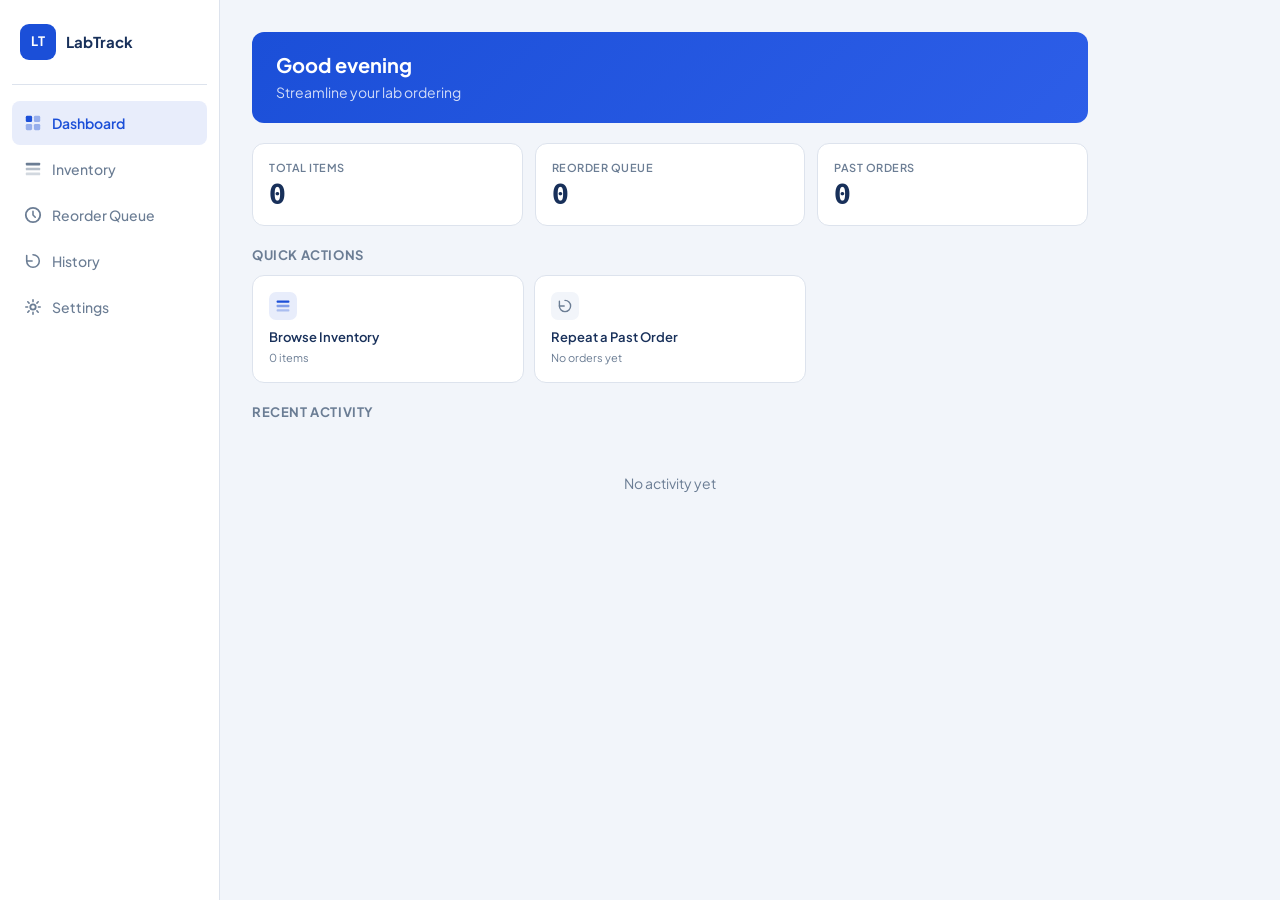
<file: index.html>
<!DOCTYPE html>
<html lang="en">
  <head>
    <meta charset="UTF-8" />
    <meta name="viewport" content="width=device-width, initial-scale=1.0, viewport-fit=cover" />
    <title>LabTrack</title>
    <link rel="preconnect" href="https://fonts.googleapis.com" />
    <link rel="preconnect" href="https://fonts.gstatic.com" crossorigin />
    <link
      href="https://fonts.googleapis.com/css2?family=Plus+Jakarta+Sans:wght@400;500;600;700&family=Fira+Mono:wght@400;500&display=swap"
      rel="stylesheet"
    />
    <link rel="apple-touch-icon" href="apple-touch-icon.png">
    <link rel="icon" type="image/png" href="favicon.png">
    <link rel="stylesheet" href="style.css" />
  </head>
  <body>

    <!-- ── Mobile top bar ───────────────────────────────────── -->
    <header class="topbar" id="topbar">
      <div class="topbar-brand">
        <span class="topbar-logo">LT</span>
        <span class="topbar-name" id="topbar-lab-name">LabTrack</span>
      </div>
      <button class="alert-badge" id="alert-badge" aria-label="Items needing reorder" hidden>
        <span class="alert-dot"></span>
        <span class="alert-count" id="alert-count">0</span>
      </button>
    </header>

    <!-- ── Desktop sidebar ──────────────────────────────────── -->
    <nav class="sidebar" id="sidebar" aria-label="Main navigation">
      <div class="sidebar-brand">
        <span class="sidebar-logo">LT</span>
        <div class="sidebar-brand-text">
          <span class="sidebar-title">LabTrack</span>
          <span class="sidebar-subtitle" id="sidebar-lab-name"></span>
        </div>
      </div>

      <ul class="sidebar-nav" id="sidebar-nav">
        <div class="sidebar-pill" id="sidebar-pill"></div>
        <li class="sidebar-item">
          <button class="sidebar-btn" data-page="dashboard">
            <svg class="nav-icon" viewBox="0 0 20 20" fill="none" aria-hidden="true">
              <rect x="2" y="2" width="7" height="7" rx="1.5" fill="currentColor"/>
              <rect x="11" y="2" width="7" height="7" rx="1.5" fill="currentColor" opacity=".4"/>
              <rect x="2" y="11" width="7" height="7" rx="1.5" fill="currentColor" opacity=".4"/>
              <rect x="11" y="11" width="7" height="7" rx="1.5" fill="currentColor" opacity=".4"/>
            </svg>
            Dashboard
          </button>
        </li>
        <li class="sidebar-item">
          <button class="sidebar-btn" data-page="inventory">
            <svg class="nav-icon" viewBox="0 0 20 20" fill="none" aria-hidden="true">
              <rect x="2" y="3" width="16" height="3" rx="1" fill="currentColor"/>
              <rect x="2" y="8.5" width="16" height="3" rx="1" fill="currentColor" opacity=".5"/>
              <rect x="2" y="14" width="16" height="3" rx="1" fill="currentColor" opacity=".3"/>
            </svg>
            Inventory
          </button>
        </li>
        <li class="sidebar-item">
          <button class="sidebar-btn" data-page="reorder">
            <svg class="nav-icon" viewBox="0 0 20 20" fill="none" aria-hidden="true">
              <circle cx="10" cy="10" r="8" stroke="currentColor" stroke-width="2"/>
              <path d="M10 6v4l2.5 2.5" stroke="currentColor" stroke-width="1.75" stroke-linecap="round"/>
            </svg>
            Reorder Queue
            <span class="sidebar-badge" id="sidebar-badge" hidden>0</span>
          </button>
        </li>
        <li class="sidebar-item">
          <button class="sidebar-btn" data-page="history">
            <svg class="nav-icon" viewBox="0 0 20 20" fill="none" aria-hidden="true">
              <path d="M3 10a7 7 0 1 0 7-7" stroke="currentColor" stroke-width="1.75" stroke-linecap="round"/>
              <path d="M3 4v6h6" stroke="currentColor" stroke-width="1.75" stroke-linecap="round" stroke-linejoin="round"/>
            </svg>
            History
          </button>
        </li>
        <li class="sidebar-item">
          <button class="sidebar-btn" data-page="settings">
            <svg class="nav-icon" viewBox="0 0 20 20" fill="none" aria-hidden="true">
              <circle cx="10" cy="10" r="3" stroke="currentColor" stroke-width="2"/>
              <path d="M10 2v2M10 16v2M2 10h2M16 10h2M4.22 4.22l1.42 1.42M14.36 14.36l1.42 1.42M4.22 15.78l1.42-1.42M14.36 5.64l1.42-1.42" stroke="currentColor" stroke-width="1.75" stroke-linecap="round"/>
            </svg>
            Settings
          </button>
        </li>
      </ul>
    </nav>

    <!-- ── Main content area ────────────────────────────────── -->
    <main class="main" id="main">
      <!-- Pages are rendered here by app.js -->
    </main>

    <!-- ── Mobile bottom tab bar ────────────────────────────── -->
    <nav class="tabbar" id="tabbar" aria-label="Tab navigation">
      <button class="tab-btn" data-page="dashboard" aria-label="Dashboard">
        <svg class="tab-icon" viewBox="0 0 20 20" fill="none" aria-hidden="true">
          <rect x="2" y="2" width="7" height="7" rx="1.5" fill="currentColor"/>
          <rect x="11" y="2" width="7" height="7" rx="1.5" fill="currentColor" opacity=".4"/>
          <rect x="2" y="11" width="7" height="7" rx="1.5" fill="currentColor" opacity=".4"/>
          <rect x="11" y="11" width="7" height="7" rx="1.5" fill="currentColor" opacity=".4"/>
        </svg>
        <span>Home</span>
      </button>
      <button class="tab-btn" data-page="inventory" aria-label="Inventory">
        <svg class="tab-icon" viewBox="0 0 20 20" fill="none" aria-hidden="true">
          <rect x="2" y="3" width="16" height="3" rx="1" fill="currentColor"/>
          <rect x="2" y="8.5" width="16" height="3" rx="1" fill="currentColor" opacity=".5"/>
          <rect x="2" y="14" width="16" height="3" rx="1" fill="currentColor" opacity=".3"/>
        </svg>
        <span>Inventory</span>
      </button>
      <button class="tab-btn" data-page="reorder" aria-label="Reorder Queue">
        <div class="tab-icon-wrap">
          <svg class="tab-icon" viewBox="0 0 20 20" fill="none" aria-hidden="true">
            <circle cx="10" cy="10" r="8" stroke="currentColor" stroke-width="2"/>
            <path d="M10 6v4l2.5 2.5" stroke="currentColor" stroke-width="1.75" stroke-linecap="round"/>
          </svg>
          <span class="tab-badge" id="tab-badge" hidden>0</span>
        </div>
        <span>Reorder</span>
      </button>
      <button class="tab-btn" data-page="history" aria-label="Order History">
        <svg class="tab-icon" viewBox="0 0 20 20" fill="none" aria-hidden="true">
          <path d="M3 10a7 7 0 1 0 7-7" stroke="currentColor" stroke-width="1.75" stroke-linecap="round"/>
          <path d="M3 4v6h6" stroke="currentColor" stroke-width="1.75" stroke-linecap="round" stroke-linejoin="round"/>
        </svg>
        <span>History</span>
      </button>
      <button class="tab-btn" data-page="settings" aria-label="Settings">
        <svg class="tab-icon" viewBox="0 0 20 20" fill="none" aria-hidden="true">
          <circle cx="10" cy="10" r="3" stroke="currentColor" stroke-width="2"/>
          <path d="M10 2v2M10 16v2M2 10h2M16 10h2M4.22 4.22l1.42 1.42M14.36 14.36l1.42 1.42M4.22 15.78l1.42-1.42M14.36 5.64l1.42-1.42" stroke="currentColor" stroke-width="1.75" stroke-linecap="round"/>
        </svg>
        <span>Settings</span>
      </button>
    </nav>

    <!-- ── Modal backdrop ────────────────────────────────────── -->
    <div class="modal-backdrop" id="modal-backdrop" hidden></div>

    <!-- ── Toast container ───────────────────────────────────── -->
    <div class="toast-container" id="toast-container" aria-live="polite"></div>

    <script src="storage.js"></script>
    <script src="email.js"></script>
    <script src="app.js"></script>
  </body>
</html>
</file>
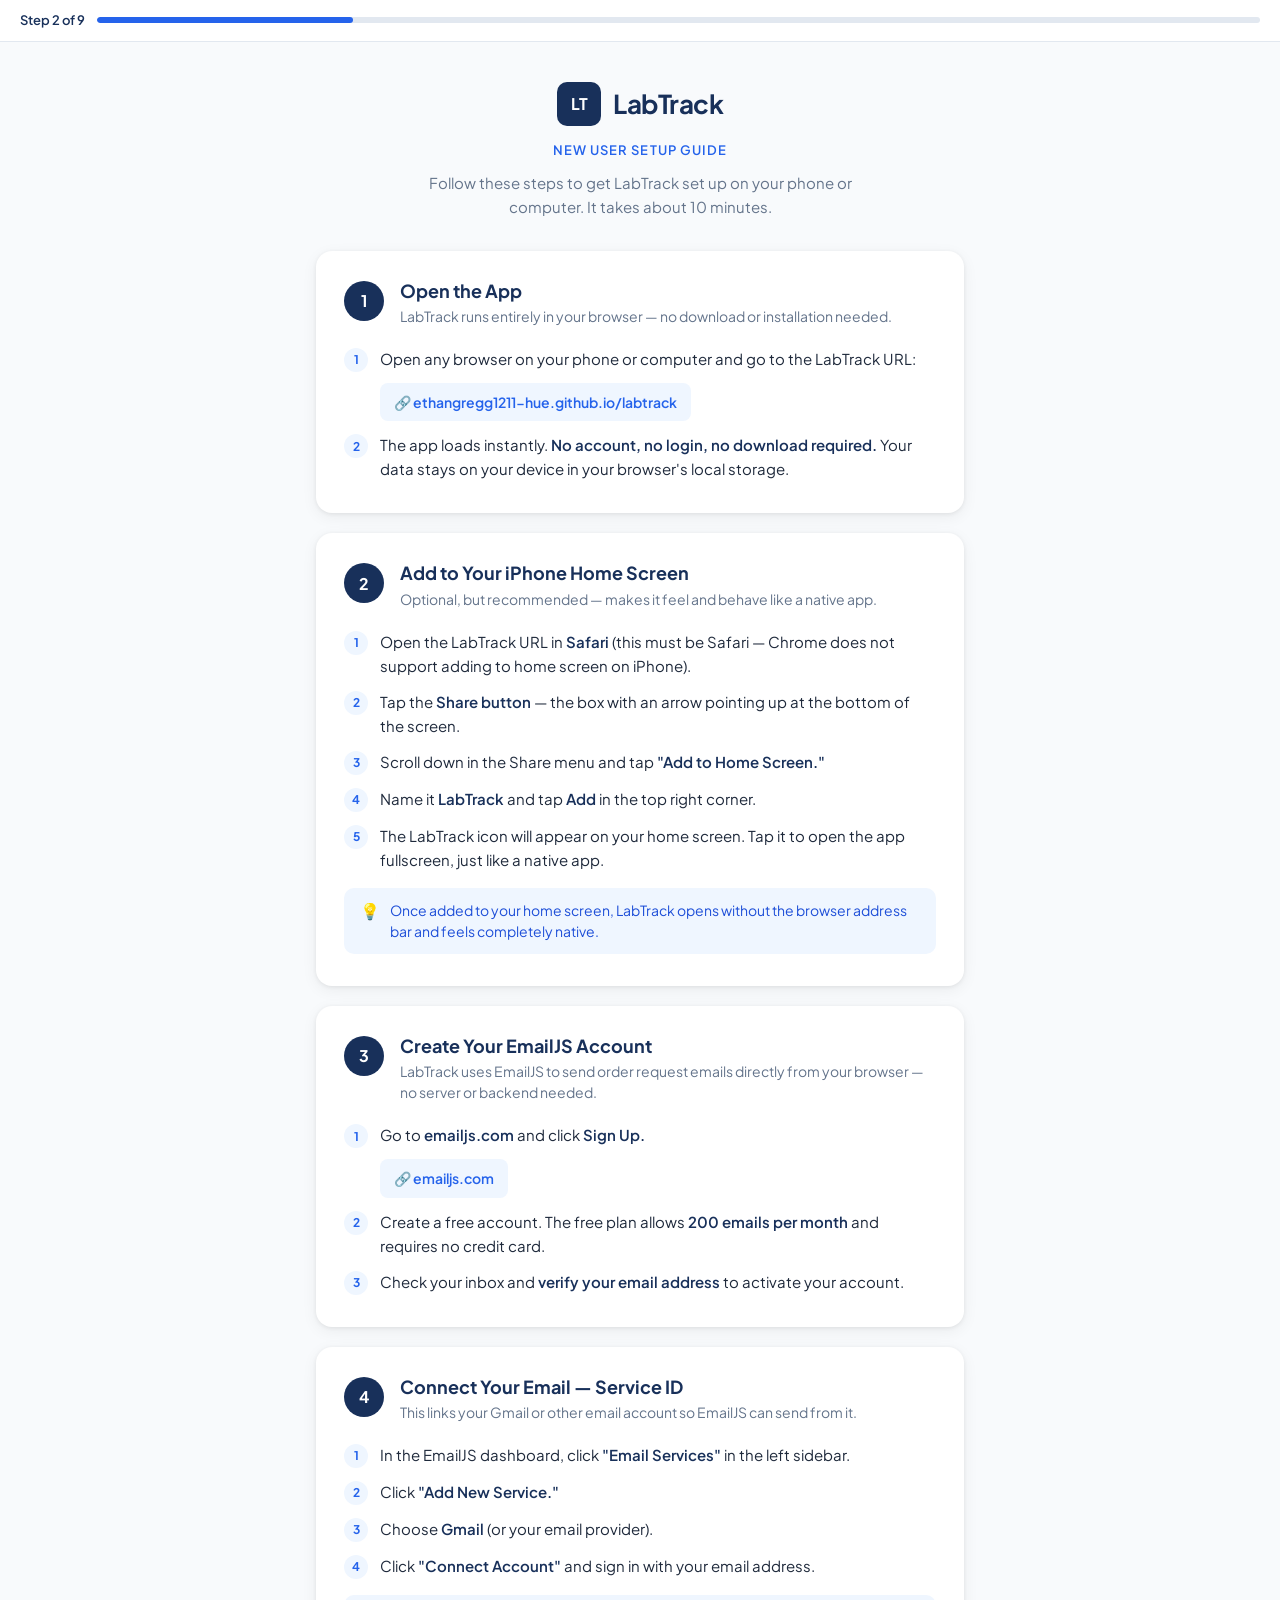
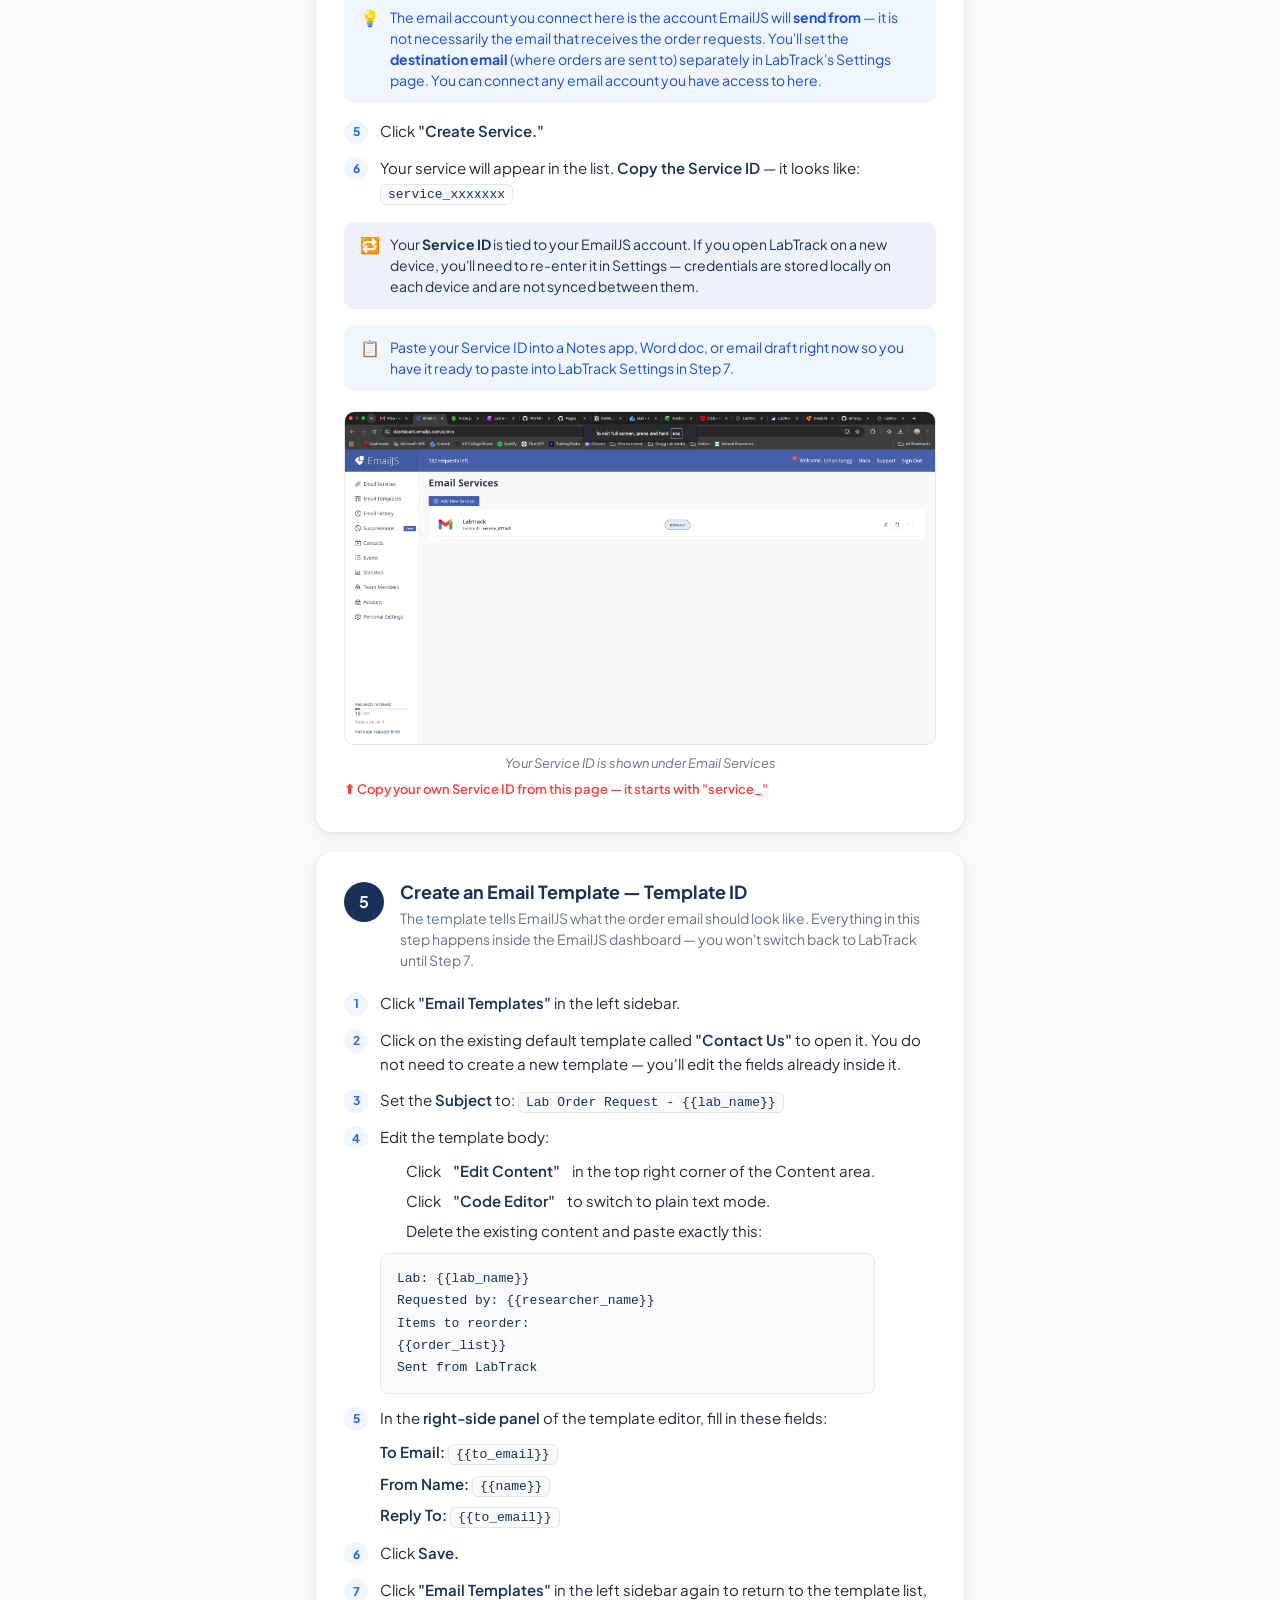
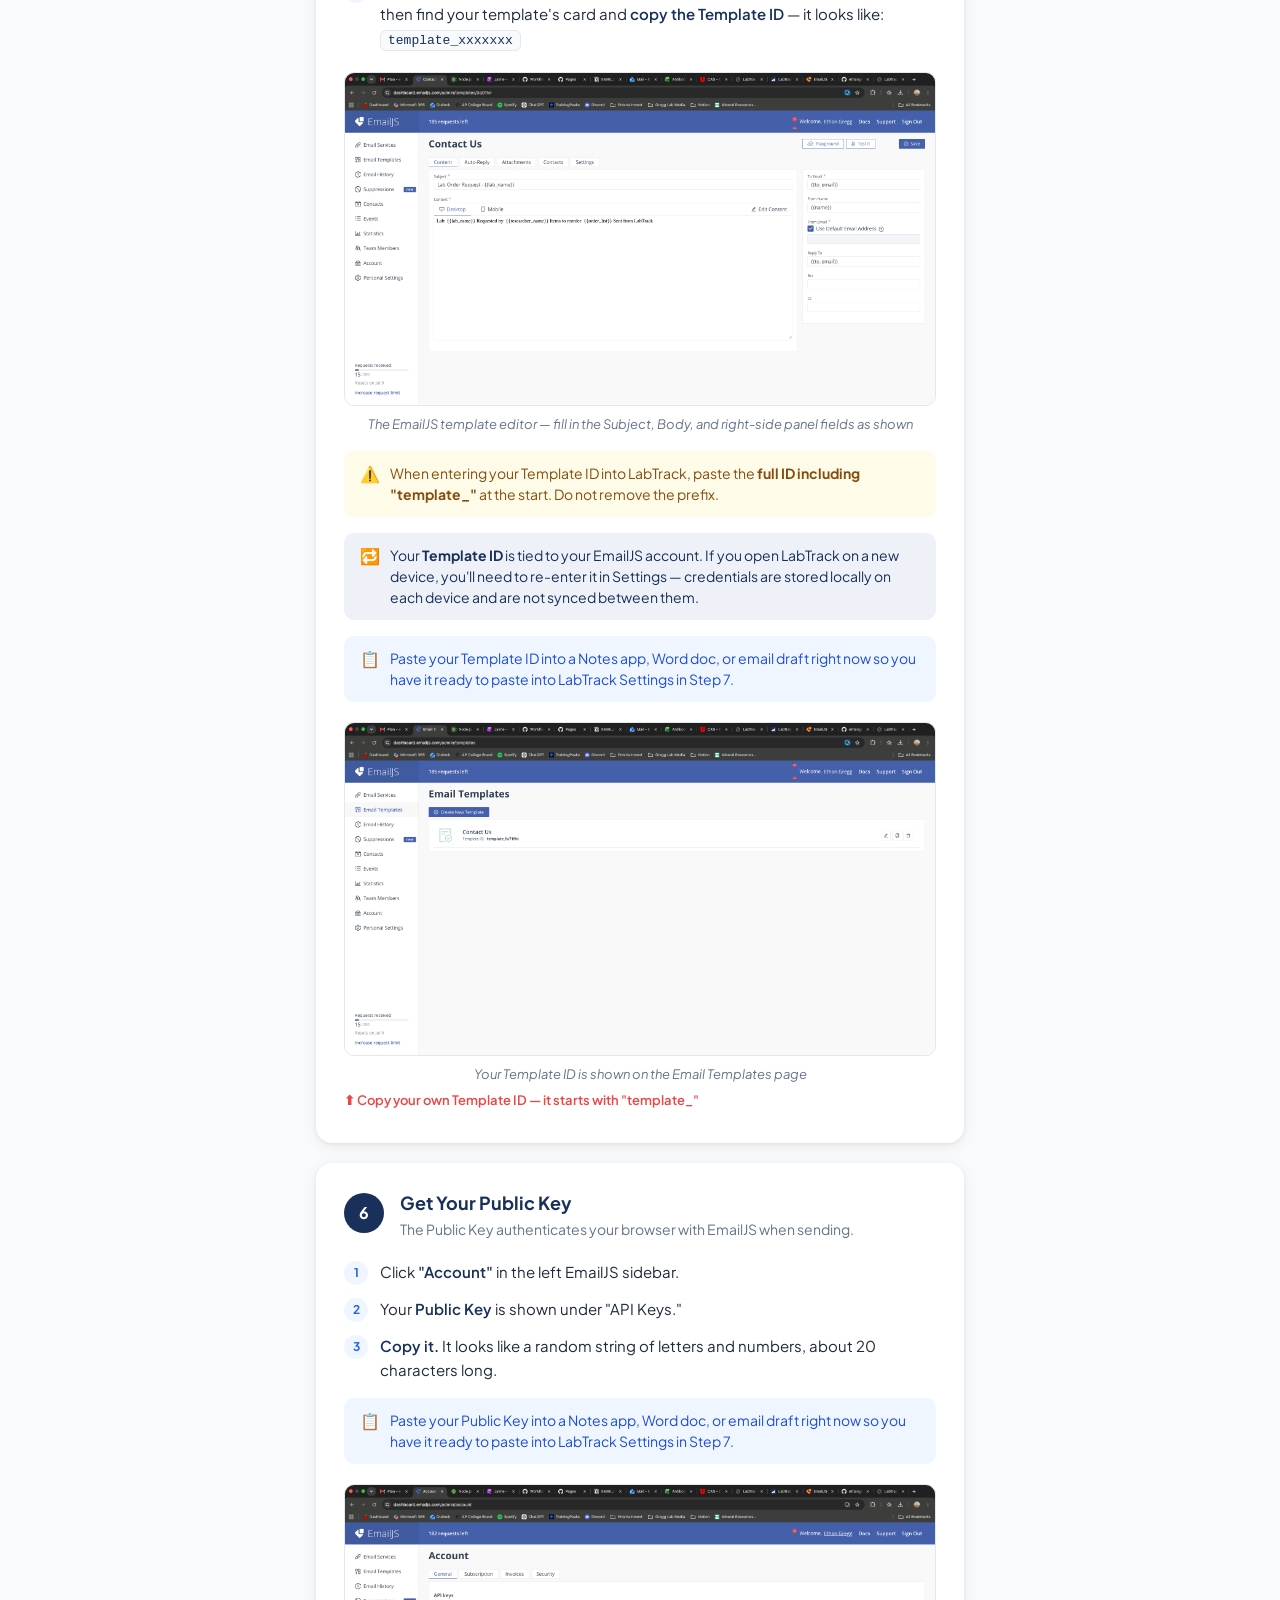
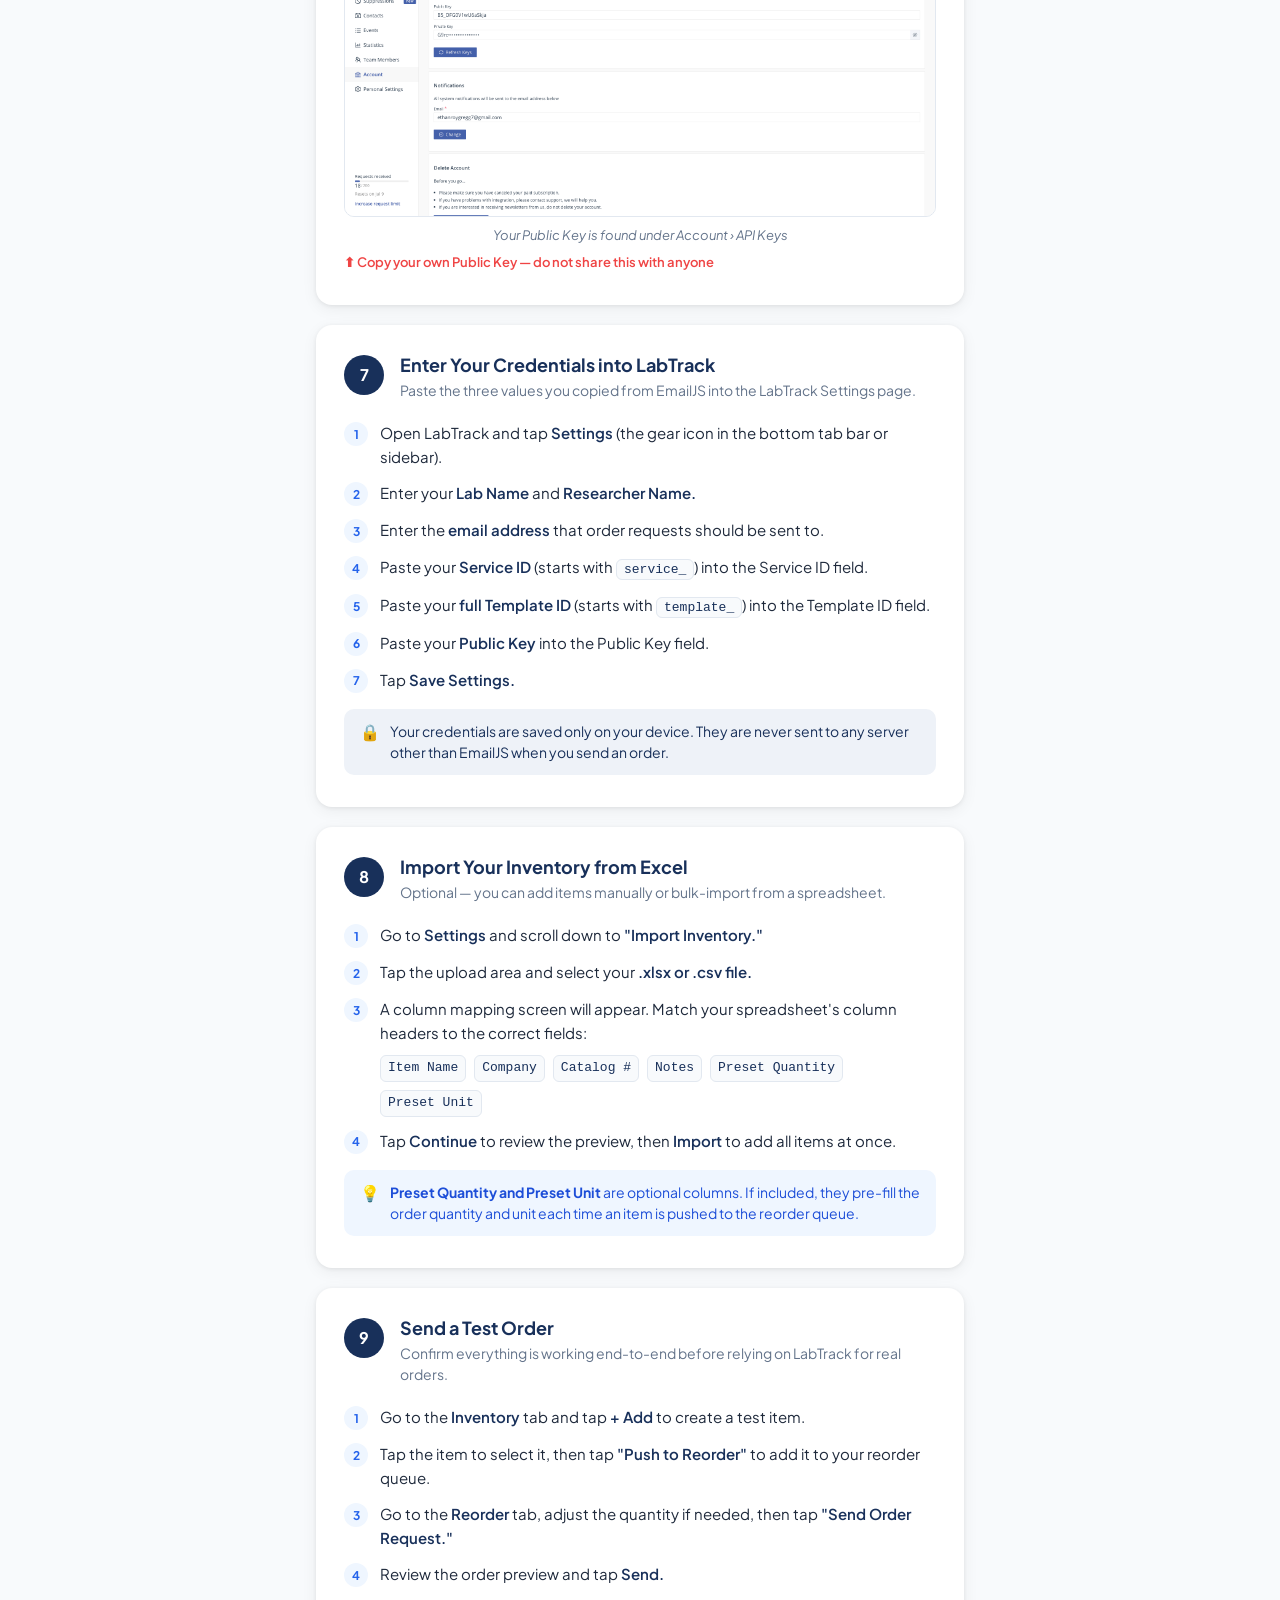
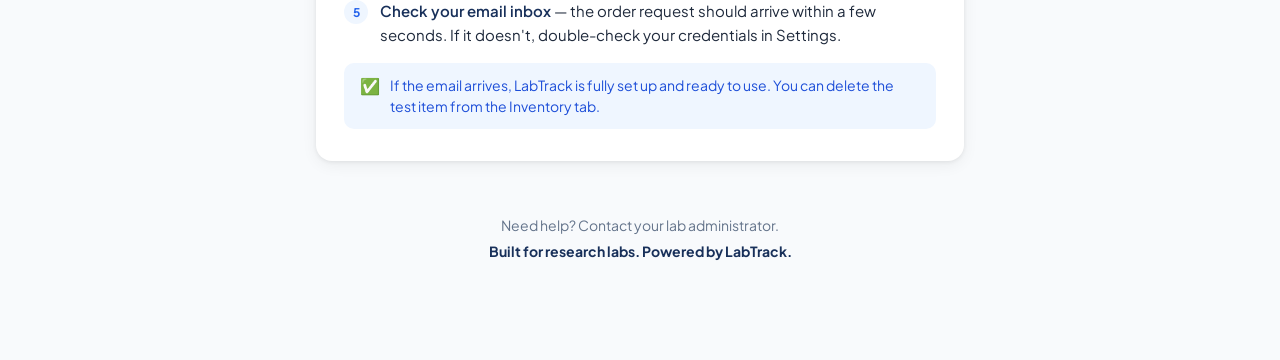
<file: setup.html>
<!DOCTYPE html>
<html lang="en">
<head>
  <meta charset="UTF-8" />
  <meta name="viewport" content="width=device-width, initial-scale=1.0" />
  <title>LabTrack — New User Setup Guide</title>
  <link rel="preconnect" href="https://fonts.googleapis.com" />
  <link rel="preconnect" href="https://fonts.gstatic.com" crossorigin />
  <link href="https://fonts.googleapis.com/css2?family=Plus+Jakarta+Sans:wght@400;500;600;700&display=swap" rel="stylesheet" />
  <style>
    *, *::before, *::after { box-sizing: border-box; margin: 0; padding: 0; }

    :root {
      --navy:    #18305a;
      --blue:    #2563eb;
      --blue-lt: #eff6ff;
      --text:    #1e293b;
      --muted:   #64748b;
      --border:  #e2e8f0;
      --surface: #f8fafc;
      --white:   #ffffff;
      --red:     #ef4444;
      --shadow:  0 1px 4px rgba(0,0,0,.07), 0 4px 16px rgba(0,0,0,.06);
    }

    body {
      font-family: "Plus Jakarta Sans", sans-serif;
      background: var(--surface);
      color: var(--text);
      line-height: 1.6;
      -webkit-font-smoothing: antialiased;
    }

    /* ── Sticky progress bar ── */
    #progress-bar-wrap {
      position: sticky;
      top: 0;
      z-index: 100;
      background: var(--white);
      border-bottom: 1px solid var(--border);
      padding: 10px 20px;
      display: flex;
      align-items: center;
      gap: 12px;
    }
    #progress-label {
      font-size: 13px;
      font-weight: 600;
      color: var(--navy);
      white-space: nowrap;
    }
    #progress-track {
      flex: 1;
      height: 6px;
      background: var(--border);
      border-radius: 99px;
      overflow: hidden;
    }
    #progress-fill {
      height: 100%;
      background: var(--blue);
      border-radius: 99px;
      width: 0%;
      transition: width 0.3s ease;
    }

    /* ── Page layout ── */
    .page-wrap {
      max-width: 680px;
      margin: 0 auto;
      padding: 0 16px 64px;
    }

    /* ── Header ── */
    .site-header {
      padding: 40px 0 32px;
      text-align: center;
    }
    .logo-row {
      display: flex;
      align-items: center;
      justify-content: center;
      gap: 12px;
      margin-bottom: 14px;
    }
    .logo-mark {
      width: 44px; height: 44px;
      background: var(--navy);
      border-radius: 10px;
      display: flex; align-items: center; justify-content: center;
      color: var(--white);
      font-size: 16px;
      font-weight: 700;
      letter-spacing: -0.5px;
      flex-shrink: 0;
    }
    .logo-name {
      font-size: 26px;
      font-weight: 700;
      color: var(--navy);
      letter-spacing: -0.5px;
    }
    .page-subtitle {
      font-size: 13px;
      font-weight: 600;
      text-transform: uppercase;
      letter-spacing: 0.08em;
      color: var(--blue);
      margin-bottom: 10px;
    }
    .page-intro {
      font-size: 15px;
      color: var(--muted);
      max-width: 480px;
      margin: 0 auto;
    }

    /* ── Section cards ── */
    .step-card {
      background: var(--white);
      border-radius: 16px;
      box-shadow: var(--shadow);
      padding: 28px 28px 32px;
      margin-bottom: 20px;
    }
    @media (max-width: 480px) {
      .step-card { padding: 22px 18px 26px; }
    }

    .step-header {
      display: flex;
      align-items: flex-start;
      gap: 16px;
      margin-bottom: 20px;
    }
    .step-num {
      width: 40px; height: 40px;
      background: var(--navy);
      border-radius: 50%;
      display: flex; align-items: center; justify-content: center;
      color: var(--white);
      font-size: 16px;
      font-weight: 700;
      flex-shrink: 0;
      margin-top: 2px;
    }
    .step-title {
      font-size: 18px;
      font-weight: 700;
      color: var(--navy);
      line-height: 1.3;
    }
    .step-desc {
      font-size: 14px;
      color: var(--muted);
      margin-top: 4px;
      line-height: 1.5;
    }

    /* ── Numbered step list ── */
    .steps-list {
      list-style: none;
      display: flex;
      flex-direction: column;
      gap: 12px;
    }
    .steps-list li {
      display: flex;
      gap: 12px;
      align-items: flex-start;
      font-size: 15px;
      color: var(--text);
    }
    .step-bubble {
      width: 24px; height: 24px;
      background: var(--blue-lt);
      color: var(--blue);
      border-radius: 50%;
      font-size: 12px;
      font-weight: 700;
      display: flex; align-items: center; justify-content: center;
      flex-shrink: 0;
      margin-top: 1px;
    }
    .steps-list li strong { font-weight: 600; color: var(--navy); }

    .sub-steps {
      margin: 10px 0;
      padding-left: 22px;
      display: flex;
      flex-direction: column;
      gap: 6px;
      font-size: 14px;
      color: var(--text);
    }
    .sub-steps li { padding-left: 4px; }

    /* ── Code / ID chips ── */
    code {
      background: var(--surface);
      border: 1px solid var(--border);
      border-radius: 6px;
      padding: 2px 7px;
      font-family: ui-monospace, "SF Mono", monospace;
      font-size: 13px;
      color: var(--navy);
    }

    /* ── Callout boxes ── */
    .callout {
      border-radius: 10px;
      padding: 12px 16px;
      font-size: 14px;
      line-height: 1.5;
      margin-top: 16px;
      display: flex;
      gap: 10px;
      align-items: flex-start;
    }
    .callout-icon { font-size: 16px; flex-shrink: 0; line-height: 1.4; }
    .callout.blue  { background: var(--blue-lt); color: #1d4ed8; }
    .callout.navy  { background: #eef2f8;        color: var(--navy); }
    .callout.warn  { background: #fefce8;        color: #854d0e; }

    /* ── URL link chips ── */
    .url-chip {
      display: inline-flex;
      align-items: center;
      gap: 6px;
      background: var(--blue-lt);
      color: var(--blue);
      border-radius: 8px;
      padding: 8px 14px;
      font-size: 14px;
      font-weight: 600;
      text-decoration: none;
      margin-top: 12px;
      word-break: break-all;
    }
    .url-chip:hover { background: #dbeafe; }

    /* ── Images ── */
    .setup-img-wrap {
      margin-top: 20px;
    }
    .setup-img-wrap img {
      width: 100%;
      border: 1px solid var(--border);
      border-radius: 10px;
      display: block;
    }
    .img-caption {
      font-size: 13px;
      color: var(--muted);
      font-style: italic;
      margin-top: 8px;
      text-align: center;
    }
    .img-note {
      font-size: 13px;
      color: var(--red);
      font-weight: 600;
      margin-top: 6px;
      display: flex;
      gap: 6px;
      align-items: flex-start;
    }

    /* ── Divider ── */
    .divider {
      height: 1px;
      background: var(--border);
      margin: 20px 0;
    }

    /* ── Footer ── */
    .site-footer {
      text-align: center;
      padding: 32px 0 40px;
      color: var(--muted);
      font-size: 14px;
      line-height: 1.8;
    }
    .site-footer strong { color: var(--navy); }
  </style>
</head>
<body>

<!-- ── Sticky progress bar ── -->
<div id="progress-bar-wrap">
  <span id="progress-label">Step 1 of 9</span>
  <div id="progress-track"><div id="progress-fill"></div></div>
</div>

<div class="page-wrap">

  <!-- ── Header ── -->
  <header class="site-header">
    <div class="logo-row">
      <div class="logo-mark">LT</div>
      <span class="logo-name">LabTrack</span>
    </div>
    <div class="page-subtitle">New User Setup Guide</div>
    <p class="page-intro">Follow these steps to get LabTrack set up on your phone or computer. It takes about 10 minutes.</p>
  </header>

  <!-- ── Step 1 ── -->
  <section class="step-card" data-step="1">
    <div class="step-header">
      <div class="step-num">1</div>
      <div>
        <div class="step-title">Open the App</div>
        <div class="step-desc">LabTrack runs entirely in your browser — no download or installation needed.</div>
      </div>
    </div>
    <ol class="steps-list">
      <li>
        <div class="step-bubble">1</div>
        <div>Open any browser on your phone or computer and go to the LabTrack URL:
          <br><a class="url-chip" href="https://ethangregg1211-hue.github.io/labtrack" target="_blank">
            🔗 ethangregg1211-hue.github.io/labtrack
          </a>
        </div>
      </li>
      <li>
        <div class="step-bubble">2</div>
        <div>The app loads instantly. <strong>No account, no login, no download required.</strong> Your data stays on your device in your browser's local storage.</div>
      </li>
    </ol>
  </section>

  <!-- ── Step 2 ── -->
  <section class="step-card" data-step="2">
    <div class="step-header">
      <div class="step-num">2</div>
      <div>
        <div class="step-title">Add to Your iPhone Home Screen</div>
        <div class="step-desc">Optional, but recommended — makes it feel and behave like a native app.</div>
      </div>
    </div>
    <ol class="steps-list">
      <li>
        <div class="step-bubble">1</div>
        <div>Open the LabTrack URL in <strong>Safari</strong> (this must be Safari — Chrome does not support adding to home screen on iPhone).</div>
      </li>
      <li>
        <div class="step-bubble">2</div>
        <div>Tap the <strong>Share button</strong> — the box with an arrow pointing up at the bottom of the screen.</div>
      </li>
      <li>
        <div class="step-bubble">3</div>
        <div>Scroll down in the Share menu and tap <strong>"Add to Home Screen."</strong></div>
      </li>
      <li>
        <div class="step-bubble">4</div>
        <div>Name it <strong>LabTrack</strong> and tap <strong>Add</strong> in the top right corner.</div>
      </li>
      <li>
        <div class="step-bubble">5</div>
        <div>The LabTrack icon will appear on your home screen. Tap it to open the app fullscreen, just like a native app.</div>
      </li>
    </ol>
    <div class="callout blue">
      <span class="callout-icon">💡</span>
      <div>Once added to your home screen, LabTrack opens without the browser address bar and feels completely native.</div>
    </div>
  </section>

  <!-- ── Step 3 ── -->
  <section class="step-card" data-step="3">
    <div class="step-header">
      <div class="step-num">3</div>
      <div>
        <div class="step-title">Create Your EmailJS Account</div>
        <div class="step-desc">LabTrack uses EmailJS to send order request emails directly from your browser — no server or backend needed.</div>
      </div>
    </div>
    <ol class="steps-list">
      <li>
        <div class="step-bubble">1</div>
        <div>Go to <strong>emailjs.com</strong> and click <strong>Sign Up.</strong>
          <br><a class="url-chip" href="https://emailjs.com" target="_blank">🔗 emailjs.com</a>
        </div>
      </li>
      <li>
        <div class="step-bubble">2</div>
        <div>Create a free account. The free plan allows <strong>200 emails per month</strong> and requires no credit card.</div>
      </li>
      <li>
        <div class="step-bubble">3</div>
        <div>Check your inbox and <strong>verify your email address</strong> to activate your account.</div>
      </li>
    </ol>
  </section>

  <!-- ── Step 4 ── -->
  <section class="step-card" data-step="4">
    <div class="step-header">
      <div class="step-num">4</div>
      <div>
        <div class="step-title">Connect Your Email — Service ID</div>
        <div class="step-desc">This links your Gmail or other email account so EmailJS can send from it.</div>
      </div>
    </div>
    <ol class="steps-list">
      <li>
        <div class="step-bubble">1</div>
        <div>In the EmailJS dashboard, click <strong>"Email Services"</strong> in the left sidebar.</div>
      </li>
      <li>
        <div class="step-bubble">2</div>
        <div>Click <strong>"Add New Service."</strong></div>
      </li>
      <li>
        <div class="step-bubble">3</div>
        <div>Choose <strong>Gmail</strong> (or your email provider).</div>
      </li>
      <li>
        <div class="step-bubble">4</div>
        <div>Click <strong>"Connect Account"</strong> and sign in with your email address.</div>
      </li>
    </ol>

    <div class="callout blue">
      <span class="callout-icon">💡</span>
      <div>The email account you connect here is the account EmailJS will <strong>send from</strong> — it is not necessarily the email that receives the order requests. You'll set the <strong>destination email</strong> (where orders are sent to) separately in LabTrack's Settings page. You can connect any email account you have access to here.</div>
    </div>

    <ol class="steps-list" style="margin-top:16px;">
      <li>
        <div class="step-bubble">5</div>
        <div>Click <strong>"Create Service."</strong></div>
      </li>
      <li>
        <div class="step-bubble">6</div>
        <div>Your service will appear in the list. <strong>Copy the Service ID</strong> — it looks like: <code>service_xxxxxxx</code></div>
      </li>
    </ol>

    <div class="callout navy">
      <span class="callout-icon">🔁</span>
      <div>Your <strong>Service ID</strong> is tied to your EmailJS account. If you open LabTrack on a new device, you'll need to re-enter it in Settings — credentials are stored locally on each device and are not synced between them.</div>
    </div>

    <div class="callout blue">
      <span class="callout-icon">📋</span>
      <div>Paste your Service ID into a Notes app, Word doc, or email draft right now so you have it ready to paste into LabTrack Settings in Step 7.</div>
    </div>

    <div class="setup-img-wrap">
      <img src="setup-img-services.png" alt="EmailJS Email Services page showing the Service ID" />
      <div class="img-caption">Your Service ID is shown under Email Services</div>
      <div class="img-note">⬆ Copy your own Service ID from this page — it starts with "service_"</div>
    </div>
  </section>

  <!-- ── Step 5 ── -->
  <section class="step-card" data-step="5">
    <div class="step-header">
      <div class="step-num">5</div>
      <div>
        <div class="step-title">Create an Email Template — Template ID</div>
        <div class="step-desc">The template tells EmailJS what the order email should look like. Everything in this step happens inside the EmailJS dashboard — you won't switch back to LabTrack until Step 7.</div>
      </div>
    </div>
    <ol class="steps-list">
      <li>
        <div class="step-bubble">1</div>
        <div>Click <strong>"Email Templates"</strong> in the left sidebar.</div>
      </li>
      <li>
        <div class="step-bubble">2</div>
        <div>Click on the existing default template called <strong>"Contact Us"</strong> to open it. You do not need to create a new template — you'll edit the fields already inside it.</div>
      </li>
      <li>
        <div class="step-bubble">3</div>
        <div>Set the <strong>Subject</strong> to: <code>Lab Order Request - &#123;&#123;lab_name&#125;&#125;</code></div>
      </li>
      <li>
        <div class="step-bubble">4</div>
        <div>
          Edit the template body:
          <ol class="sub-steps">
            <li>Click <strong>"Edit Content"</strong> in the top right corner of the Content area.</li>
            <li>Click <strong>"Code Editor"</strong> to switch to plain text mode.</li>
            <li>Delete the existing content and paste exactly this:</li>
          </ol>
          <pre style="margin-top:10px; background:var(--surface); border:1px solid var(--border); border-radius:8px; padding:14px 16px; font-family:ui-monospace,'SF Mono',monospace; font-size:13px; color:var(--navy); line-height:1.7; overflow-x:auto; white-space:pre;">Lab: &#123;&#123;lab_name&#125;&#125;
Requested by: &#123;&#123;researcher_name&#125;&#125;
Items to reorder:
&#123;&#123;order_list&#125;&#125;
Sent from LabTrack</pre>
        </div>
      </li>
      <li>
        <div class="step-bubble">5</div>
        <div>In the <strong>right-side panel</strong> of the template editor, fill in these fields:
          <div style="margin-top:10px; display:flex; flex-direction:column; gap:6px;">
            <div><strong>To Email:</strong> <code>&#123;&#123;to_email&#125;&#125;</code></div>
            <div><strong>From Name:</strong> <code>&#123;&#123;name&#125;&#125;</code></div>
            <div><strong>Reply To:</strong> <code>&#123;&#123;to_email&#125;&#125;</code></div>
          </div>
        </div>
      </li>
      <li>
        <div class="step-bubble">6</div>
        <div>Click <strong>Save.</strong></div>
      </li>
      <li>
        <div class="step-bubble">7</div>
        <div>Click <strong>"Email Templates"</strong> in the left sidebar again to return to the template list, then find your template's card and <strong>copy the Template ID</strong> — it looks like: <code>template_xxxxxxx</code></div>
      </li>
    </ol>

    <div class="setup-img-wrap">
      <img src="setup-img-template-editor.png" alt="EmailJS template editor showing subject, body, and right-side panel fields" />
      <div class="img-caption">The EmailJS template editor — fill in the Subject, Body, and right-side panel fields as shown</div>
    </div>

    <div class="callout warn">
      <span class="callout-icon">⚠️</span>
      <div>When entering your Template ID into LabTrack, paste the <strong>full ID including "template_"</strong> at the start. Do not remove the prefix.</div>
    </div>

    <div class="callout navy">
      <span class="callout-icon">🔁</span>
      <div>Your <strong>Template ID</strong> is tied to your EmailJS account. If you open LabTrack on a new device, you'll need to re-enter it in Settings — credentials are stored locally on each device and are not synced between them.</div>
    </div>

    <div class="callout blue">
      <span class="callout-icon">📋</span>
      <div>Paste your Template ID into a Notes app, Word doc, or email draft right now so you have it ready to paste into LabTrack Settings in Step 7.</div>
    </div>

    <div class="setup-img-wrap">
      <img src="setup-img-templates.png" alt="EmailJS Email Templates page showing the Template ID" />
      <div class="img-caption">Your Template ID is shown on the Email Templates page</div>
      <div class="img-note">⬆ Copy your own Template ID — it starts with "template_"</div>
    </div>
  </section>

  <!-- ── Step 6 ── -->
  <section class="step-card" data-step="6">
    <div class="step-header">
      <div class="step-num">6</div>
      <div>
        <div class="step-title">Get Your Public Key</div>
        <div class="step-desc">The Public Key authenticates your browser with EmailJS when sending.</div>
      </div>
    </div>
    <ol class="steps-list">
      <li>
        <div class="step-bubble">1</div>
        <div>Click <strong>"Account"</strong> in the left EmailJS sidebar.</div>
      </li>
      <li>
        <div class="step-bubble">2</div>
        <div>Your <strong>Public Key</strong> is shown under "API Keys."</div>
      </li>
      <li>
        <div class="step-bubble">3</div>
        <div><strong>Copy it.</strong> It looks like a random string of letters and numbers, about 20 characters long.</div>
      </li>
    </ol>

    <div class="callout blue">
      <span class="callout-icon">📋</span>
      <div>Paste your Public Key into a Notes app, Word doc, or email draft right now so you have it ready to paste into LabTrack Settings in Step 7.</div>
    </div>

    <div class="setup-img-wrap">
      <img src="setup-img-account.png" alt="EmailJS Account page showing the Public Key under API Keys" />
      <div class="img-caption">Your Public Key is found under Account &rsaquo; API Keys</div>
      <div class="img-note">⬆ Copy your own Public Key — do not share this with anyone</div>
    </div>
  </section>

  <!-- ── Step 7 ── -->
  <section class="step-card" data-step="7">
    <div class="step-header">
      <div class="step-num">7</div>
      <div>
        <div class="step-title">Enter Your Credentials into LabTrack</div>
        <div class="step-desc">Paste the three values you copied from EmailJS into the LabTrack Settings page.</div>
      </div>
    </div>
    <ol class="steps-list">
      <li>
        <div class="step-bubble">1</div>
        <div>Open LabTrack and tap <strong>Settings</strong> (the gear icon in the bottom tab bar or sidebar).</div>
      </li>
      <li>
        <div class="step-bubble">2</div>
        <div>Enter your <strong>Lab Name</strong> and <strong>Researcher Name.</strong></div>
      </li>
      <li>
        <div class="step-bubble">3</div>
        <div>Enter the <strong>email address</strong> that order requests should be sent to.</div>
      </li>
      <li>
        <div class="step-bubble">4</div>
        <div>Paste your <strong>Service ID</strong> (starts with <code>service_</code>) into the Service ID field.</div>
      </li>
      <li>
        <div class="step-bubble">5</div>
        <div>Paste your <strong>full Template ID</strong> (starts with <code>template_</code>) into the Template ID field.</div>
      </li>
      <li>
        <div class="step-bubble">6</div>
        <div>Paste your <strong>Public Key</strong> into the Public Key field.</div>
      </li>
      <li>
        <div class="step-bubble">7</div>
        <div>Tap <strong>Save Settings.</strong></div>
      </li>
    </ol>

    <div class="callout navy">
      <span class="callout-icon">🔒</span>
      <div>Your credentials are saved only on your device. They are never sent to any server other than EmailJS when you send an order.</div>
    </div>
  </section>

  <!-- ── Step 8 ── -->
  <section class="step-card" data-step="8">
    <div class="step-header">
      <div class="step-num">8</div>
      <div>
        <div class="step-title">Import Your Inventory from Excel</div>
        <div class="step-desc">Optional — you can add items manually or bulk-import from a spreadsheet.</div>
      </div>
    </div>
    <ol class="steps-list">
      <li>
        <div class="step-bubble">1</div>
        <div>Go to <strong>Settings</strong> and scroll down to <strong>"Import Inventory."</strong></div>
      </li>
      <li>
        <div class="step-bubble">2</div>
        <div>Tap the upload area and select your <strong>.xlsx or .csv file.</strong></div>
      </li>
      <li>
        <div class="step-bubble">3</div>
        <div>A column mapping screen will appear. Match your spreadsheet's column headers to the correct fields:<br>
          <div style="margin-top:10px; display:flex; flex-wrap:wrap; gap:8px;">
            <code>Item Name</code>
            <code>Company</code>
            <code>Catalog #</code>
            <code>Notes</code>
            <code>Preset Quantity</code>
            <code>Preset Unit</code>
          </div>
        </div>
      </li>
      <li>
        <div class="step-bubble">4</div>
        <div>Tap <strong>Continue</strong> to review the preview, then <strong>Import</strong> to add all items at once.</div>
      </li>
    </ol>

    <div class="callout blue">
      <span class="callout-icon">💡</span>
      <div><strong>Preset Quantity and Preset Unit</strong> are optional columns. If included, they pre-fill the order quantity and unit each time an item is pushed to the reorder queue.</div>
    </div>
  </section>

  <!-- ── Step 9 ── -->
  <section class="step-card" data-step="9">
    <div class="step-header">
      <div class="step-num">9</div>
      <div>
        <div class="step-title">Send a Test Order</div>
        <div class="step-desc">Confirm everything is working end-to-end before relying on LabTrack for real orders.</div>
      </div>
    </div>
    <ol class="steps-list">
      <li>
        <div class="step-bubble">1</div>
        <div>Go to the <strong>Inventory</strong> tab and tap <strong>+ Add</strong> to create a test item.</div>
      </li>
      <li>
        <div class="step-bubble">2</div>
        <div>Tap the item to select it, then tap <strong>"Push to Reorder"</strong> to add it to your reorder queue.</div>
      </li>
      <li>
        <div class="step-bubble">3</div>
        <div>Go to the <strong>Reorder</strong> tab, adjust the quantity if needed, then tap <strong>"Send Order Request."</strong></div>
      </li>
      <li>
        <div class="step-bubble">4</div>
        <div>Review the order preview and tap <strong>Send.</strong></div>
      </li>
      <li>
        <div class="step-bubble">5</div>
        <div><strong>Check your email inbox</strong> — the order request should arrive within a few seconds. If it doesn't, double-check your credentials in Settings.</div>
      </li>
    </ol>

    <div class="callout blue">
      <span class="callout-icon">✅</span>
      <div>If the email arrives, LabTrack is fully set up and ready to use. You can delete the test item from the Inventory tab.</div>
    </div>
  </section>

  <!-- ── Footer ── -->
  <footer class="site-footer">
    <p>Need help? Contact your lab administrator.</p>
    <p><strong>Built for research labs. Powered by LabTrack.</strong></p>
  </footer>

</div>

<script>
  const steps = document.querySelectorAll(".step-card[data-step]");
  const label = document.getElementById("progress-label");
  const fill  = document.getElementById("progress-fill");
  const total = steps.length;

  const observer = new IntersectionObserver((entries) => {
    entries.forEach((entry) => {
      if (entry.isIntersecting) {
        const n = parseInt(entry.target.dataset.step, 10);
        label.textContent = `Step ${n} of ${total}`;
        fill.style.width  = `${Math.round((n / total) * 100)}%`;
      }
    });
  }, { rootMargin: "-40% 0px -40% 0px", threshold: 0 });

  steps.forEach((s) => observer.observe(s));
</script>

</body>
</html>
</file>
<file: style.css>
/* ── Design tokens ─────────────────────────────────────────────────────── */

:root {
  --white:        #ffffff;
  --surface:      #f2f5fa;
  --blue:         #1b4fd8;
  --blue-light:   #e8edfb;
  --blue-mid:     #c3d0f5;
  --navy:         #18305a;
  --muted:        #6b7d94;
  --red:          #d63030;
  --red-light:    #fdeaea;
  --amber:        #c97b10;
  --amber-light:  #fef3e2;
  --green:        #0a7a52;
  --green-light:  #e6f4ef;
  --border:       #dde3ed;

  --radius-card:  12px;
  --radius-input: 8px;

  --font-ui:   "Plus Jakarta Sans", system-ui, sans-serif;
  --font-mono: "Fira Mono", ui-monospace, monospace;

  --sidebar-w: 220px;
  --topbar-h:  56px;
  --tabbar-h:  64px;
}

/* ── Reset ─────────────────────────────────────────────────────────────── */

*, *::before, *::after {
  box-sizing: border-box;
  margin: 0;
  padding: 0;
}

html {
  -webkit-text-size-adjust: 100%;
  scroll-behavior: smooth;
}

body {
  font-family: var(--font-ui);
  background: var(--surface);
  color: var(--navy);
  line-height: 1.5;
  min-height: 100dvh;
  overflow-x: hidden;
}

button {
  font-family: inherit;
  cursor: pointer;
  border: none;
  background: none;
}

input, select, textarea {
  font-family: inherit;
  font-size: 16px; /* prevents iOS zoom on focus */
}

ul {
  list-style: none;
}

svg {
  display: block;
  flex-shrink: 0;
}

/* ── Typography helpers ─────────────────────────────────────────────────── */

.mono {
  font-family: var(--font-mono);
}

.text-muted  { color: var(--muted); }
.text-navy   { color: var(--navy); }
.text-red    { color: var(--red); }
.text-amber  { color: var(--amber); }
.text-green  { color: var(--green); }
.text-blue   { color: var(--blue); }

/* ── Mobile layout: top bar ────────────────────────────────────────────── */

.topbar {
  position: fixed;
  top: 0;
  left: 0;
  right: 0;
  height: var(--topbar-h);
  background: var(--white);
  border-bottom: 1px solid var(--border);
  display: flex;
  align-items: center;
  justify-content: space-between;
  padding: 0 16px;
  padding-top: env(safe-area-inset-top);
  z-index: 100;
}

.topbar-brand {
  display: flex;
  align-items: center;
  gap: 10px;
}

.topbar-logo {
  width: 32px;
  height: 32px;
  background: var(--blue);
  color: var(--white);
  border-radius: 8px;
  display: flex;
  align-items: center;
  justify-content: center;
  font-size: 12px;
  font-weight: 700;
  letter-spacing: 0.5px;
  flex-shrink: 0;
}

.topbar-name {
  font-size: 16px;
  font-weight: 700;
  color: var(--navy);
}

.alert-badge {
  display: flex;
  align-items: center;
  gap: 5px;
  background: var(--red-light);
  color: var(--red);
  border-radius: 20px;
  padding: 4px 10px 4px 8px;
  font-size: 13px;
  font-weight: 600;
  cursor: pointer;
}

.alert-dot {
  width: 7px;
  height: 7px;
  border-radius: 50%;
  background: var(--red);
  flex-shrink: 0;
}

/* ── Desktop layout: sidebar ───────────────────────────────────────────── */

.sidebar {
  display: none;
  position: fixed;
  top: 0;
  left: 0;
  bottom: 0;
  width: var(--sidebar-w);
  background: var(--white);
  border-right: 1px solid var(--border);
  flex-direction: column;
  padding: 24px 12px;
  padding-top: max(24px, env(safe-area-inset-top));
  z-index: 100;
  overflow-y: auto;
}

.sidebar-brand {
  display: flex;
  align-items: center;
  gap: 10px;
  padding: 0 8px 24px;
  border-bottom: 1px solid var(--border);
  margin-bottom: 16px;
}

.sidebar-logo {
  width: 36px;
  height: 36px;
  background: var(--blue);
  color: var(--white);
  border-radius: 9px;
  display: flex;
  align-items: center;
  justify-content: center;
  font-size: 13px;
  font-weight: 700;
  letter-spacing: 0.5px;
  flex-shrink: 0;
}

.sidebar-brand-text {
  display: flex;
  flex-direction: column;
}

.sidebar-title {
  font-size: 15px;
  font-weight: 700;
  color: var(--navy);
  line-height: 1.2;
}

.sidebar-subtitle {
  font-size: 11px;
  color: var(--muted);
  line-height: 1.3;
  margin-top: 1px;
  white-space: nowrap;
  overflow: hidden;
  text-overflow: ellipsis;
  max-width: 130px;
}

.sidebar-nav {
  position: relative;
  display: flex;
  flex-direction: column;
  gap: 2px;
}

.sidebar-pill {
  position: absolute;
  left: 0;
  width: 100%;
  background: var(--blue-light);
  border-radius: var(--radius-input);
  pointer-events: none;
  transition: top 0.22s cubic-bezier(0.4, 0, 0.2, 1),
              height 0.22s cubic-bezier(0.4, 0, 0.2, 1);
  z-index: 0;
}

.sidebar-item {
  position: relative;
  z-index: 1;
}

.sidebar-btn {
  width: 100%;
  display: flex;
  align-items: center;
  gap: 10px;
  padding: 10px 12px;
  min-height: 44px;
  border-radius: var(--radius-input);
  font-size: 14px;
  font-weight: 500;
  color: var(--muted);
  text-align: left;
  transition: color 0.15s;
  position: relative;
}

.sidebar-btn.active {
  color: var(--blue);
  font-weight: 600;
}

.sidebar-btn:hover:not(.active) {
  color: var(--navy);
}

.nav-icon {
  width: 18px;
  height: 18px;
  flex-shrink: 0;
}

.sidebar-badge {
  margin-left: auto;
  background: var(--red);
  color: var(--white);
  border-radius: 10px;
  padding: 1px 7px;
  font-size: 11px;
  font-weight: 700;
}

/* ── Main content ──────────────────────────────────────────────────────── */

.main {
  padding-top: calc(var(--topbar-h) + env(safe-area-inset-top));
  padding-bottom: calc(var(--tabbar-h) + env(safe-area-inset-bottom) + 16px);
  min-height: 100dvh;
}

/* ── Mobile bottom tab bar ─────────────────────────────────────────────── */

.tabbar {
  position: fixed;
  bottom: 0;
  left: 0;
  right: 0;
  height: calc(var(--tabbar-h) + env(safe-area-inset-bottom));
  padding-bottom: env(safe-area-inset-bottom);
  background: var(--white);
  border-top: 1px solid var(--border);
  display: flex;
  align-items: stretch;
  z-index: 100;
}

.tab-btn {
  flex: 1;
  display: flex;
  flex-direction: column;
  align-items: center;
  justify-content: center;
  gap: 3px;
  color: var(--muted);
  font-size: 10px;
  font-weight: 500;
  padding: 8px 4px;
  transition: color 0.15s;
}

.tab-btn.active {
  color: var(--blue);
}

.tab-icon {
  width: 22px;
  height: 22px;
}

.tab-icon-wrap {
  position: relative;
  display: flex;
  align-items: center;
  justify-content: center;
}

.tab-badge {
  position: absolute;
  top: -4px;
  right: -8px;
  background: var(--red);
  color: var(--white);
  border-radius: 10px;
  padding: 1px 5px;
  font-size: 10px;
  font-weight: 700;
  min-width: 16px;
  text-align: center;
}

/* ── Desktop overrides ─────────────────────────────────────────────────── */

@media (min-width: 768px) {
  .topbar { display: none; }
  .tabbar  { display: none; }

  .sidebar {
    display: flex;
  }

  .main {
    margin-left: var(--sidebar-w);
    padding-top: 0;
    padding-bottom: 0;
  }
}

/* ── Page container ────────────────────────────────────────────────────── */

.page {
  padding: 20px 16px;
  max-width: 900px;
}

@media (min-width: 768px) {
  .page {
    padding: 32px 32px;
  }
}

/* ── Dashboard ─────────────────────────────────────────────────────────── */

.greeting-bar {
  background: linear-gradient(135deg, var(--blue) 0%, #2d5ee8 100%);
  color: var(--white);
  border-radius: var(--radius-card);
  padding: 20px 24px;
  margin-bottom: 20px;
}

.greeting-bar h1 {
  font-size: 20px;
  font-weight: 700;
  line-height: 1.3;
}

.greeting-bar p {
  font-size: 14px;
  opacity: 0.8;
  margin-top: 4px;
}

.stat-grid {
  display: grid;
  grid-template-columns: repeat(3, 1fr);
  gap: 12px;
  margin-bottom: 20px;
}

.stat-card {
  background: var(--white);
  border-radius: var(--radius-card);
  border: 1px solid var(--border);
  padding: 16px;
  display: flex;
  flex-direction: column;
  gap: 4px;
}

.stat-label {
  font-size: 11px;
  font-weight: 600;
  color: var(--muted);
  text-transform: uppercase;
  letter-spacing: 0.5px;
}

.stat-value {
  font-size: 28px;
  font-weight: 700;
  font-family: var(--font-mono);
  color: var(--navy);
  line-height: 1;
}

.stat-value.red   { color: var(--red); }
.stat-value.green { color: var(--green); }

.stat-sub {
  font-size: 11px;
  color: var(--muted);
}

.section-heading {
  font-size: 13px;
  font-weight: 700;
  color: var(--muted);
  text-transform: uppercase;
  letter-spacing: 0.6px;
  margin-bottom: 10px;
}

.module-grid {
  display: grid;
  grid-template-columns: repeat(2, 1fr);
  gap: 10px;
  margin-bottom: 20px;
}

@media (min-width: 480px) {
  .module-grid {
    grid-template-columns: repeat(3, 1fr);
  }
}

.module-card {
  background: var(--white);
  border: 1px solid var(--border);
  border-radius: var(--radius-card);
  padding: 16px;
  cursor: pointer;
  transition: border-color 0.15s, box-shadow 0.15s;
}

.module-card:hover {
  border-color: var(--blue-mid);
  box-shadow: 0 2px 8px rgba(27, 79, 216, 0.08);
}

.module-card.module-coming-soon {
  border-style: dashed;
  border-color: var(--border);
  cursor: default;
  display: flex;
  align-items: center;
  justify-content: center;
  min-height: 80px;
}

.module-card.module-coming-soon:hover {
  border-color: var(--border);
  box-shadow: none;
}

.module-coming-soon-text {
  font-size: 12px;
  color: var(--muted);
  text-align: center;
  line-height: 1.4;
}

.module-name {
  font-size: 13px;
  font-weight: 600;
  color: var(--navy);
  margin-top: 8px;
}

.module-desc {
  font-size: 11px;
  color: var(--muted);
  margin-top: 2px;
}

.module-icon {
  width: 28px;
  height: 28px;
  border-radius: 7px;
  display: flex;
  align-items: center;
  justify-content: center;
  font-size: 15px;
}

.module-icon.blue   { background: var(--blue-light); color: var(--blue); }
.module-icon.red    { background: var(--red-light);  color: var(--red); }
.module-icon.green  { background: var(--green-light); color: var(--green); }
.module-icon.muted  { background: var(--surface);    color: var(--muted); }

.activity-list {
  display: flex;
  flex-direction: column;
  gap: 0;
  background: var(--white);
  border: 1px solid var(--border);
  border-radius: var(--radius-card);
  overflow: hidden;
}

.activity-item {
  display: flex;
  align-items: center;
  gap: 12px;
  padding: 12px 16px;
  border-bottom: 1px solid var(--border);
}

.activity-item:last-child {
  border-bottom: none;
}

.activity-dot {
  width: 8px;
  height: 8px;
  border-radius: 50%;
  flex-shrink: 0;
}

.activity-dot.added      { background: var(--green); }
.activity-dot.updated    { background: var(--blue); }
.activity-dot.deleted    { background: var(--red); }
.activity-dot.reordered  { background: var(--amber); }
.activity-dot.order_sent { background: var(--blue); }

.activity-text {
  font-size: 13px;
  color: var(--navy);
  flex: 1;
  min-width: 0;
}

.activity-name {
  font-weight: 500;
  white-space: nowrap;
  overflow: hidden;
  text-overflow: ellipsis;
}

.activity-time {
  font-size: 11px;
  color: var(--muted);
  white-space: nowrap;
  margin-left: auto;
}

.empty-state {
  text-align: center;
  padding: 40px 20px;
  color: var(--muted);
  font-size: 14px;
}

/* ── Inventory page ────────────────────────────────────────────────────── */

.toolbar {
  display: flex;
  gap: 10px;
  margin-bottom: 16px;
}

.search-wrap {
  flex: 1;
  position: relative;
}

.search-wrap svg {
  position: absolute;
  left: 12px;
  top: 50%;
  transform: translateY(-50%);
  width: 16px;
  height: 16px;
  color: var(--muted);
  pointer-events: none;
}

.search-input {
  width: 100%;
  padding: 10px 12px 10px 36px;
  min-height: 44px;
  border: 1px solid var(--border);
  border-radius: var(--radius-input);
  font-size: 16px;
  background: var(--white);
  color: var(--navy);
  outline: none;
  transition: border-color 0.15s;
}

.search-input:focus {
  border-color: var(--blue);
}

.search-input::placeholder {
  color: var(--muted);
}

.btn {
  display: inline-flex;
  align-items: center;
  justify-content: center;
  gap: 6px;
  padding: 10px 16px;
  min-height: 44px;
  border-radius: var(--radius-input);
  font-size: 14px;
  font-weight: 600;
  cursor: pointer;
  transition: background 0.15s, color 0.15s, border-color 0.15s;
  white-space: nowrap;
  border: 1px solid transparent;
  text-decoration: none;
}

.btn-primary {
  background: var(--blue);
  color: var(--white);
}

.btn-primary:hover {
  background: #1641b8;
}

.btn-secondary {
  background: var(--white);
  color: var(--navy);
  border-color: var(--border);
}

.btn-secondary:hover {
  border-color: var(--blue-mid);
  color: var(--blue);
}

.btn-danger {
  background: var(--red-light);
  color: var(--red);
  border-color: transparent;
}

.btn-danger:hover {
  background: #f8d0d0;
}

.btn-ghost {
  background: transparent;
  color: var(--muted);
  border-color: transparent;
  padding: 8px 10px;
}

.btn-ghost:hover {
  color: var(--navy);
  background: var(--surface);
}

.btn-sm {
  padding: 6px 12px;
  font-size: 13px;
}

.btn-icon {
  padding: 8px;
  border-radius: var(--radius-input);
}

/* Item cards (mobile) */
.item-cards {
  display: flex;
  flex-direction: column;
  gap: 10px;
}

.item-card {
  background: var(--white);
  border: 1px solid var(--border);
  border-radius: var(--radius-card);
  padding: 14px 16px;
}

.item-card.flagged {
  border-left: 3px solid var(--red);
}

.item-card-header {
  display: flex;
  align-items: flex-start;
  justify-content: space-between;
  gap: 8px;
  margin-bottom: 8px;
}

.item-card-name {
  font-size: 15px;
  font-weight: 600;
  color: var(--navy);
  line-height: 1.3;
}

.item-card-cat {
  font-size: 11px;
  color: var(--muted);
  margin-top: 2px;
}

.item-card-actions {
  display: flex;
  gap: 4px;
  flex-shrink: 0;
}

.qty-row {
  display: flex;
  align-items: center;
  gap: 8px;
  margin-bottom: 8px;
}

.qty-value {
  font-family: var(--font-mono);
  font-size: 16px;
  font-weight: 500;
  color: var(--navy);
}

.qty-unit {
  font-size: 13px;
  color: var(--muted);
}

.qty-threshold {
  font-size: 11px;
  color: var(--muted);
  margin-left: auto;
  font-family: var(--font-mono);
}

.qty-bar-wrap {
  height: 5px;
  background: var(--surface);
  border-radius: 3px;
  overflow: hidden;
}

.qty-bar {
  height: 100%;
  border-radius: 3px;
  transition: width 0.3s;
}

.qty-bar.red   { background: var(--red); }
.qty-bar.amber { background: var(--amber); }
.qty-bar.green { background: var(--green); }

.chip {
  display: inline-flex;
  align-items: center;
  padding: 2px 8px;
  border-radius: 20px;
  font-size: 11px;
  font-weight: 600;
}

.chip-red   { background: var(--red-light);   color: var(--red); }
.chip-amber { background: var(--amber-light);  color: var(--amber); }
.chip-green { background: var(--green-light);  color: var(--green); }
.chip-blue  { background: var(--blue-light);   color: var(--blue); }
.chip-muted { background: var(--surface);      color: var(--muted); }

/* Item table (desktop) */
.item-table-wrap {
  background: var(--white);
  border: 1px solid var(--border);
  border-radius: var(--radius-card);
  overflow: hidden;
  overflow-x: auto;
}

.item-table {
  width: 100%;
  border-collapse: collapse;
  font-size: 13px;
}

.item-table th {
  text-align: left;
  padding: 10px 14px;
  font-size: 11px;
  font-weight: 700;
  color: var(--muted);
  text-transform: uppercase;
  letter-spacing: 0.5px;
  background: var(--surface);
  border-bottom: 1px solid var(--border);
  white-space: nowrap;
}

.item-table td {
  padding: 12px 14px;
  border-bottom: 1px solid var(--border);
  vertical-align: middle;
}

.item-table tr:last-child td {
  border-bottom: none;
}

.item-table tr:hover td {
  background: var(--surface);
}

.item-table tr.flagged td {
  background: rgba(220, 38, 38, 0.03);
}

.item-table tr.flagged td:first-child {
  box-shadow: inset 3px 0 0 0 var(--red);
}

.table-name {
  font-weight: 600;
  color: var(--navy);
}

.table-mono {
  font-family: var(--font-mono);
  font-size: 13px;
}

.table-actions {
  display: flex;
  gap: 4px;
  justify-content: flex-end;
}

/* ── Reorder page ──────────────────────────────────────────────────────── */

.info-bar {
  display: flex;
  align-items: center;
  gap: 10px;
  background: var(--red-light);
  color: var(--red);
  border-radius: var(--radius-input);
  padding: 12px 16px;
  font-size: 14px;
  font-weight: 600;
  margin-bottom: 16px;
}

.info-bar svg {
  width: 18px;
  height: 18px;
  flex-shrink: 0;
}

.reorder-list {
  display: flex;
  flex-direction: column;
  gap: 0;
  background: var(--white);
  border: 1px solid var(--border);
  border-radius: var(--radius-card);
  overflow: hidden;
  margin-bottom: 100px;
}

.reorder-item {
  display: flex;
  align-items: center;
  gap: 12px;
  padding: 14px 16px;
  min-height: 60px;
  border-bottom: 1px solid var(--border);
  cursor: pointer;
  transition: background 0.12s;
}

.reorder-item:last-child {
  border-bottom: none;
}

.reorder-item:hover {
  background: var(--surface);
}

.reorder-item input[type="checkbox"] {
  width: 18px;
  height: 18px;
  accent-color: var(--blue);
  cursor: pointer;
  flex-shrink: 0;
}

.reorder-item-info {
  flex: 1;
  min-width: 0;
}

.reorder-item-name {
  font-size: 14px;
  font-weight: 600;
  color: var(--navy);
}

.reorder-item-sub {
  font-size: 12px;
  color: var(--muted);
  margin-top: 2px;
  font-family: var(--font-mono);
}

.reorder-submit-bar {
  position: fixed;
  bottom: calc(var(--tabbar-h) + env(safe-area-inset-bottom));
  left: 0;
  right: 0;
  background: var(--white);
  border-top: 1px solid var(--border);
  padding: 12px 16px;
  display: flex;
  align-items: center;
  justify-content: space-between;
  gap: 12px;
  z-index: 90;
}

.reorder-selected-count {
  font-size: 13px;
  color: var(--muted);
  font-weight: 500;
}

@media (min-width: 768px) {
  .reorder-submit-bar {
    bottom: 0;
    left: var(--sidebar-w);
    padding: 14px 32px;
  }
}

/* ── Settings page ─────────────────────────────────────────────────────── */

.settings-section {
  background: var(--white);
  border: 1px solid var(--border);
  border-radius: var(--radius-card);
  padding: 20px;
  margin-bottom: 16px;
}

.settings-section-title {
  font-size: 13px;
  font-weight: 700;
  color: var(--muted);
  text-transform: uppercase;
  letter-spacing: 0.6px;
  margin-bottom: 16px;
}

.form-group {
  display: flex;
  flex-direction: column;
  gap: 5px;
  margin-bottom: 14px;
}

.form-group:last-child {
  margin-bottom: 0;
}

.form-label {
  font-size: 13px;
  font-weight: 600;
  color: var(--navy);
}

.form-hint {
  font-size: 11px;
  color: var(--muted);
}

.form-input {
  padding: 9px 12px;
  min-height: 44px;
  border: 1px solid var(--border);
  border-radius: var(--radius-input);
  font-size: 16px;
  color: var(--navy);
  background: var(--white);
  outline: none;
  transition: border-color 0.15s;
  width: 100%;
}

.form-input:focus {
  border-color: var(--blue);
}

.form-input::placeholder {
  color: var(--muted);
}

.form-input.mono {
  font-family: var(--font-mono);
  font-size: 13px;
}

.toggle-row {
  display: flex;
  align-items: center;
  justify-content: space-between;
  gap: 12px;
  padding: 4px 0;
}

.toggle-label {
  font-size: 14px;
  font-weight: 500;
  color: var(--navy);
}

.toggle-sub {
  font-size: 12px;
  color: var(--muted);
  margin-top: 1px;
}

.toggle {
  position: relative;
  width: 40px;
  height: 24px;
  flex-shrink: 0;
}

.toggle input {
  opacity: 0;
  width: 0;
  height: 0;
  position: absolute;
}

.toggle-track {
  position: absolute;
  inset: 0;
  background: var(--border);
  border-radius: 12px;
  transition: background 0.2s;
  cursor: pointer;
}

.toggle input:checked + .toggle-track {
  background: var(--blue);
}

.toggle-thumb {
  position: absolute;
  top: 3px;
  left: 3px;
  width: 18px;
  height: 18px;
  background: var(--white);
  border-radius: 50%;
  box-shadow: 0 1px 3px rgba(0,0,0,0.2);
  transition: transform 0.2s;
  pointer-events: none;
}

.toggle input:checked ~ .toggle-thumb {
  transform: translateX(16px);
}

/* ── Modal ─────────────────────────────────────────────────────────────── */

.modal-backdrop {
  position: fixed;
  inset: 0;
  background: rgba(24, 48, 90, 0.4);
  z-index: 200;
  backdrop-filter: blur(2px);
}

.modal {
  position: fixed;
  z-index: 210;
  background: var(--white);
  border-radius: var(--radius-card) var(--radius-card) 0 0;
  bottom: 0;
  left: 0;
  right: 0;
  max-height: 90dvh;
  overflow-y: auto;
  padding: 20px 20px calc(20px + env(safe-area-inset-bottom));
  animation: slide-up 0.25s cubic-bezier(0.4, 0, 0.2, 1);
}

@keyframes slide-up {
  from { transform: translateY(20px); opacity: 0; }
  to   { transform: translateY(0);    opacity: 1; }
}

@media (min-width: 768px) {
  .modal {
    border-radius: var(--radius-card);
    bottom: auto;
    left: 50%;
    top: 50%;
    transform: translate(-50%, -50%);
    width: 100%;
    max-width: 520px;
    max-height: 85dvh;
    animation: fade-in 0.2s ease;
    padding: 28px;
  }
}

@keyframes fade-in {
  from { opacity: 0; transform: translate(-50%, calc(-50% + 10px)); }
  to   { opacity: 1; transform: translate(-50%, -50%); }
}

.modal-header {
  display: flex;
  align-items: center;
  justify-content: space-between;
  margin-bottom: 20px;
}

.modal-title {
  font-size: 17px;
  font-weight: 700;
  color: var(--navy);
}

.modal-close {
  min-width: 32px; min-height: 32px;
  border: none; background: none; box-shadow: none;
  color: #64748b; cursor: pointer;
  display: flex; align-items: center; justify-content: center; flex-shrink: 0;
  padding: 0;
  font-size: 20px; line-height: 1;
  touch-action: manipulation;
  transition: color 0.15s ease;
}
.modal-close:active { color: #ef4444; }
.modal-close:focus  { outline: none; color: #64748b; }

.modal-footer {
  display: flex;
  justify-content: flex-end;
  gap: 10px;
  margin-top: 20px;
  padding-top: 16px;
  border-top: 1px solid var(--border);
}

/* Email preview */
.email-preview {
  background: var(--surface);
  border: 1px solid var(--border);
  border-radius: var(--radius-input);
  padding: 14px 16px;
  font-size: 13px;
  line-height: 1.6;
  color: var(--navy);
  margin-bottom: 4px;
  white-space: pre-wrap;
  font-family: var(--font-mono);
  max-height: 280px;
  overflow-y: auto;
}

/* ── Toast ─────────────────────────────────────────────────────────────── */

.toast-container {
  position: fixed;
  bottom: calc(var(--tabbar-h) + env(safe-area-inset-bottom) + 12px);
  left: 50%;
  transform: translateX(-50%);
  z-index: 300;
  display: flex;
  flex-direction: column-reverse;
  gap: 8px;
  pointer-events: none;
  align-items: center;
}

@media (min-width: 768px) {
  .toast-container {
    bottom: 20px;
    left: calc(var(--sidebar-w) + 50%);
    transform: translateX(-50%);
  }
}

.toast {
  padding: 10px 18px;
  border-radius: 20px;
  font-size: 13px;
  font-weight: 600;
  color: var(--white);
  pointer-events: auto;
  animation: toast-in 0.2s ease;
  white-space: nowrap;
  max-width: min(90vw, 360px);
}

.toast.success { background: var(--green); }
.toast.error   { background: var(--red); }
.toast.info    { background: var(--navy); }

@keyframes toast-in {
  from { transform: translateY(8px); opacity: 0; }
  to   { transform: translateY(0);   opacity: 1; }
}

/* ── Page heading row ──────────────────────────────────────────────────── */

.page-heading {
  display: flex;
  align-items: center;
  justify-content: space-between;
  margin-bottom: 16px;
  gap: 12px;
}

.page-title {
  font-size: 22px;
  font-weight: 700;
  color: var(--navy);
}

/* ── Utility ───────────────────────────────────────────────────────────── */

.hidden {
  display: none !important;
}

.divider {
  height: 1px;
  background: var(--border);
  margin: 16px 0;
}

.no-items-msg {
  text-align: center;
  padding: 48px 20px;
  color: var(--muted);
  font-size: 14px;
  background: var(--white);
  border: 1px solid var(--border);
  border-radius: var(--radius-card);
}

.no-items-msg strong {
  display: block;
  color: var(--navy);
  font-size: 15px;
  margin-bottom: 4px;
}

/* ── Mobile overflow guards ────────────────────────────────────────────── */

.page {
  overflow-x: hidden;
}

.item-card-name,
.reorder-item-name,
.table-name,
.activity-name {
  overflow-wrap: break-word;
  word-break: break-word;
}

.item-cards,
.item-table-wrap,
.reorder-list,
.activity-list,
.module-grid,
.stat-grid {
  max-width: 100%;
}

/* ── Import section ────────────────────────────────────────────────────── */

.import-drop-zone {
  border: 2px dashed var(--blue-mid);
  border-radius: var(--radius-card);
  background: var(--blue-light);
  padding: 32px 20px;
  text-align: center;
  cursor: pointer;
  transition: border-color 0.15s, background 0.15s;
  display: flex;
  flex-direction: column;
  align-items: center;
}

.import-drop-zone:hover,
.import-drop-zone.drag-over {
  border-color: var(--blue);
  background: #dde6f9;
}

.import-drop-label {
  font-size: 14px;
  font-weight: 600;
  color: var(--blue);
  margin-bottom: 4px;
}

.import-drop-hint {
  font-size: 12px;
  color: var(--muted);
}

.mapping-row {
  display: flex;
  align-items: center;
  gap: 12px;
  padding: 8px 0;
  border-bottom: 1px solid var(--border);
}

.mapping-row:last-of-type {
  border-bottom: none;
}

.mapping-col-name {
  flex: 1;
  font-size: 13px;
  font-weight: 600;
  color: var(--navy);
  font-family: var(--font-mono);
  min-width: 0;
  overflow: hidden;
  text-overflow: ellipsis;
  white-space: nowrap;
}

.mapping-row select {
  flex: 1;
  min-width: 0;
}

.import-summary-box {
  background: var(--green-light);
  border: 1px solid #b3ddd0;
  border-radius: var(--radius-input);
  padding: 16px;
  text-align: center;
  margin-bottom: 16px;
  font-size: 13px;
  color: var(--green);
  font-weight: 500;
}

.import-summary-count {
  font-size: 36px;
  font-weight: 700;
  font-family: var(--font-mono);
  line-height: 1;
  margin-bottom: 4px;
}

.import-preview-row {
  display: flex;
  align-items: center;
  gap: 8px;
  padding: 5px 10px;
  background: var(--surface);
  border-radius: 6px;
  margin-bottom: 4px;
}

.import-preview-name {
  font-size: 13px;
  font-weight: 600;
  color: var(--navy);
  flex: 1;
  min-width: 0;
  overflow: hidden;
  text-overflow: ellipsis;
  white-space: nowrap;
}

.import-preview-cat {
  font-size: 11px;
  color: var(--muted);
  white-space: nowrap;
}

.import-mode-group {
  display: flex;
  flex-direction: column;
  gap: 8px;
  margin-bottom: 4px;
}

.import-mode-label {
  display: flex;
  align-items: center;
  gap: 10px;
  font-size: 14px;
  color: var(--navy);
  cursor: pointer;
  padding: 10px 12px;
  border: 1px solid var(--border);
  border-radius: var(--radius-input);
  transition: border-color 0.15s;
}

.import-mode-label:has(input:checked) {
  border-color: var(--blue);
  background: var(--blue-light);
  color: var(--blue);
}

.import-mode-label input[type="radio"] {
  accent-color: var(--blue);
  width: 16px;
  height: 16px;
  flex-shrink: 0;
}

/* ── Push bar ──────────────────────────────────────────────────────────────── */
.push-bar {
  position: fixed;
  bottom: calc(var(--tabbar-h) + env(safe-area-inset-bottom));
  left: 0; right: 0;
  background: var(--white);
  border-top: 1px solid var(--border);
  padding: 12px 16px;
  display: flex; align-items: center;
  justify-content: space-between; gap: 12px;
  z-index: 90;
}
.push-bar-label { font-size: 13px; color: var(--muted); font-weight: 500; }
@media (min-width: 768px) {
  .push-bar { bottom: 0; left: var(--sidebar-w); padding: 14px 32px; }
}

/* ── Inventory cards ───────────────────────────────────────────────────────── */
.inv-card-list { display: flex; flex-direction: column; gap: 8px; }
.inv-card {
  display: flex; flex-direction: column;
  background: var(--white); border: 1px solid var(--border);
  border-radius: var(--radius-card); padding: 14px 16px;
  transition: border-color 0.12s, background 0.12s;
  -webkit-tap-highlight-color: transparent; user-select: none;
}
.inv-card:hover { border-color: var(--blue-mid); }
.inv-card.selected { background: var(--blue-light); border-color: var(--blue); }
.inv-card-sel {
  width: 24px; height: 24px; border-radius: 50%;
  border: 2px solid var(--border);
  display: flex; align-items: center; justify-content: center;
  flex-shrink: 0; margin-top: 2px; color: transparent;
  transition: background 0.12s, border-color 0.12s;
}
.inv-card.selected .inv-card-sel { background: var(--blue); border-color: var(--blue); color: var(--white); }
.inv-card-sel svg { width: 14px; height: 14px; }
.inv-card-body { flex: 1; min-width: 0; }
.inv-card-name {
  font-size: 15px; font-weight: 600; color: var(--navy);
  white-space: nowrap; overflow: hidden; text-overflow: ellipsis;
  transition: color 0.12s;
}
.inv-card.selected .inv-card-name { color: var(--blue); }
.inv-card-sub {
  font-size: 12px; color: var(--muted); margin-top: 2px;
  white-space: nowrap; overflow: hidden; text-overflow: ellipsis;
}
.inv-card.selected .inv-card-sub { color: #5a7cc8; }
.inv-card-qty { font-size: 13px; font-family: var(--font-mono); color: var(--navy); margin-top: 4px; }
.inv-card.selected .inv-card-qty { color: var(--blue); }
.inv-card-actions { display: flex; gap: 4px; margin-top: 10px; }
.inv-card-status { flex-shrink: 0; display: flex; align-items: center; padding-top: 4px; }

/* ── Status dots ──────────────────────────────────────────────────────────── */
.status-dot { width: 10px; height: 10px; border-radius: 50%; flex-shrink: 0; }
.dot-red   { background: var(--red);   }
.dot-amber { background: var(--amber); }
.dot-green { background: var(--green); }
.dot-muted { background: var(--border); }

/* ── Reorder queue items ─────────────────────────────────────────────────── */
.reorder-queue-list { display: flex; flex-direction: column; gap: 8px; }
.reorder-queue-item {
  display: flex; align-items: center; gap: 12px;
  background: var(--white); border: 1px solid var(--border);
  border-radius: var(--radius-card); padding: 14px 16px;
}
.reorder-queue-info { flex: 1; min-width: 0; }
.reorder-queue-name { font-size: 15px; font-weight: 600; color: var(--navy); white-space: nowrap; overflow: hidden; text-overflow: ellipsis; }
.reorder-queue-sub { font-size: 12px; color: var(--muted); margin-top: 2px; white-space: nowrap; overflow: hidden; text-overflow: ellipsis; }
.reorder-queue-qty { font-size: 12px; font-family: var(--font-mono); color: var(--muted); margin-top: 4px; }
.reorder-queue-remove {
  min-width: 32px; min-height: 32px;
  border: none; background: none; box-shadow: none;
  color: #64748b; cursor: pointer;
  display: flex; align-items: center; justify-content: center; flex-shrink: 0;
  padding: 0;
  font-size: 18px; line-height: 1;
  touch-action: manipulation;
  transition: color 0.15s ease;
}
.reorder-queue-remove:active { color: #ef4444; }
.reorder-queue-remove:focus { outline: none; color: #64748b; }

/* ── Order history ───────────────────────────────────────────────────────── */
.history-list { display: flex; flex-direction: column; gap: 10px; }
.history-card {
  background: var(--white); border: 1px solid var(--border);
  border-radius: var(--radius-card); padding: 16px;
  cursor: pointer; transition: border-color 0.15s, box-shadow 0.15s;
}
.history-card:hover { border-color: var(--blue-mid); box-shadow: 0 2px 8px rgba(27,79,216,0.08); }
.history-card-date { font-size: 11px; font-weight: 700; color: var(--muted); text-transform: uppercase; letter-spacing: 0.5px; margin-bottom: 4px; }
.history-card-count { font-size: 18px; font-weight: 700; color: var(--navy); font-family: var(--font-mono); margin-bottom: 4px; }
.history-card-preview { font-size: 13px; color: var(--muted); white-space: nowrap; overflow: hidden; text-overflow: ellipsis; }

/* ── Delete mode inventory ─────────────────────────────────────────────────── */
.inv-delete-btn { color: var(--red); }
.inv-delete-btn:hover { color: var(--red); background: var(--red-light); }

.delete-mode-label {
  font-size: 12px; font-weight: 700; color: var(--red);
  text-transform: uppercase; letter-spacing: 0.5px;
  white-space: nowrap;
}

.inv-card.inv-delete-mode .inv-card-sel { border-color: #f0aaaa; }

.inv-card.selected-delete { background: var(--red-light); border-color: var(--red); }
.inv-card.selected-delete .inv-card-name { color: var(--red); }
.inv-card.selected-delete .inv-card-sub  { color: #c06060; }
.inv-card.selected-delete .inv-card-qty  { color: var(--red); }
.inv-card.selected-delete .inv-card-sel  { background: var(--red); border-color: var(--red); color: var(--white); }

.push-bar.push-bar-danger { border-top-color: #f8d0d0; }

/* ── Solid danger button ──────────────────────────────────────────────────── */
.btn-danger-solid {
  background: var(--red);
  color: #fff;
  border: 1px solid var(--red);
}
.btn-danger-solid:hover { background: #b82020; border-color: #b82020; }

/* ── Delete confirmation sheet ───────────────────────────────────────────── */
.confirm-sheet-backdrop {
  position: fixed; inset: 0;
  background: rgba(0,0,0,0.45);
  z-index: 300;
  display: flex; align-items: flex-end;
}
.confirm-sheet {
  background: var(--white);
  border-radius: 20px 20px 0 0;
  padding: 12px 20px calc(32px + env(safe-area-inset-bottom));
  width: 100%;
  animation: slideUpSheet 0.22s ease;
}
@keyframes slideUpSheet {
  from { transform: translateY(100%); }
  to   { transform: translateY(0); }
}
.confirm-sheet-handle {
  width: 36px; height: 4px;
  background: var(--border); border-radius: 2px;
  margin: 0 auto 20px;
}
.confirm-sheet-title {
  font-size: 17px; font-weight: 700; color: var(--navy);
  margin-bottom: 6px;
}
.confirm-sheet-warning {
  font-size: 13px; color: var(--muted); margin-bottom: 14px;
}
.confirm-sheet-list {
  background: var(--surface); border-radius: var(--radius-input);
  padding: 10px 14px; margin-bottom: 20px;
  max-height: 180px; overflow-y: auto;
}
.confirm-sheet-item {
  font-size: 14px; color: var(--navy);
  padding: 5px 0; border-bottom: 1px solid var(--border);
}
.confirm-sheet-item:last-child { border-bottom: none; }
.confirm-sheet-actions { display: flex; flex-direction: column; gap: 10px; }
.confirm-sheet-actions .btn { width: 100%; justify-content: center; }

/* ── Inventory card right column (pencil + dot) ──────────────────────────── */
.inv-card-right {
  display: flex;
  flex-direction: column;
  align-items: center;
  gap: 8px;
  flex-shrink: 0;
  padding-top: 2px;
}
.inv-card-edit-btn {
  width: 28px; height: 28px;
  border-radius: 6px;
  border: 1px solid var(--border);
  background: var(--surface);
  color: var(--muted);
  display: flex; align-items: center; justify-content: center;
  cursor: pointer; flex-shrink: 0;
  transition: background 0.12s, color 0.12s, border-color 0.12s;
}
.inv-card-edit-btn:hover { background: var(--blue-light); color: var(--blue); border-color: var(--blue-mid); }
.inv-card-edit-btn svg   { width: 14px; height: 14px; }

/* ── Reorder queue item overrides for new layout ─────────────────────────── */
.reorder-queue-item {
  flex-direction: column !important;
  align-items: stretch   !important;
  gap: 0 !important;
}
.rq-top-row {
  display: flex;
  align-items: flex-start;
  gap: 12px;
}
.rq-top-row .reorder-queue-info { flex: 1; min-width: 0; }

/* ── Qty selector row ────────────────────────────────────────────────────── */
.rq-qty-row {
  display: flex;
  align-items: center;
  gap: 8px;
  margin-top: 12px;
  padding-top: 12px;
  border-top: 1px solid var(--border);
}
.rq-qty-btn {
  width: 44px; height: 44px; flex-shrink: 0;
  border-radius: 8px;
  border: 1px solid var(--border);
  background: var(--surface);
  color: var(--navy);
  display: flex; align-items: center; justify-content: center;
  cursor: pointer;
  transition: background 0.1s, border-color 0.1s;
  -webkit-tap-highlight-color: transparent;
}
.rq-qty-btn:hover  { background: var(--blue-light); border-color: var(--blue-mid); }
.rq-qty-btn:active { background: var(--blue-mid); }
.rq-qty-btn svg    { width: 20px; height: 20px; }
.rq-qty-input {
  flex: 1; min-width: 0;
  text-align: center;
  font-family: var(--font-mono);
  font-size: 18px; font-weight: 600;
  color: var(--navy);
  border: 1px solid var(--border);
  border-radius: 8px;
  padding: 10px 4px;
  background: var(--white);
  -moz-appearance: textfield;
  touch-action: none;
}
.rq-qty-input:focus { outline: none; border-color: var(--blue); }
.rq-qty-input::-webkit-inner-spin-button,
.rq-qty-input::-webkit-outer-spin-button { -webkit-appearance: none; margin: 0; }
.rq-unit-select {
  flex: 1.8; min-width: 0;
  height: 44px;
  border: 1px solid var(--border);
  border-radius: 8px;
  padding: 0 28px 0 10px;
  font-family: var(--font-ui);
  font-size: 14px;
  color: var(--navy);
  background: var(--white);
  cursor: pointer;
  -webkit-appearance: none;
  appearance: none;
  background-image: url("data:image/svg+xml,%3Csvg xmlns='http://www.w3.org/2000/svg' width='12' height='8' viewBox='0 0 12 8'%3E%3Cpath d='M1 1l5 5 5-5' stroke='%236b7d94' stroke-width='1.5' stroke-linecap='round' stroke-linejoin='round' fill='none'/%3E%3C/svg%3E");
  background-repeat: no-repeat;
  background-position: right 10px center;
}
.rq-unit-select:focus { outline: none; border-color: var(--blue); }

/* ── Notes toggle ────────────────────────────────────────────────────────── */
.notes-toggle-wrap {
  padding: 8px 0 2px;
  border-top: 1px solid var(--border);
  margin-top: 10px;
}
.notes-toggle-btn {
  background: none; border: none; padding: 0;
  font-size: 12px; font-weight: 500;
  color: var(--muted);
  text-decoration: underline;
  text-underline-offset: 2px;
  cursor: pointer;
  -webkit-tap-highlight-color: transparent;
}
.notes-toggle-btn:hover { color: var(--navy); }

.notes-toggle-body {
  max-height: 0;
  overflow: hidden;
  transition: max-height 0.2s ease;
}
.notes-toggle-body.notes-body-open {
  max-height: 300px;
}
.notes-toggle-text {
  display: block;
  font-size: 13px;
  color: var(--muted);
  padding: 8px 0 4px;
  line-height: 1.5;
  white-space: pre-wrap;
}

/* ── Textarea in modals ──────────────────────────────────────────────────── */
.form-textarea {
  resize: vertical;
  min-height: 72px;
  font-family: var(--font-ui);
  font-size: 15px;
  line-height: 1.5;
}

/* ── Inventory card main row ─────────────────────────────────────────────── */
.inv-card-main {
  display: flex;
  align-items: flex-start;
  gap: 12px;
  width: 100%;
  cursor: pointer;
}

/* Notes toggle inside reorder cards: no extra top border (qty row already has one) */
.reorder-queue-item .notes-toggle-wrap {
  margin-top: 8px;
  padding-top: 8px;
  border-top: none;
}
</file>
